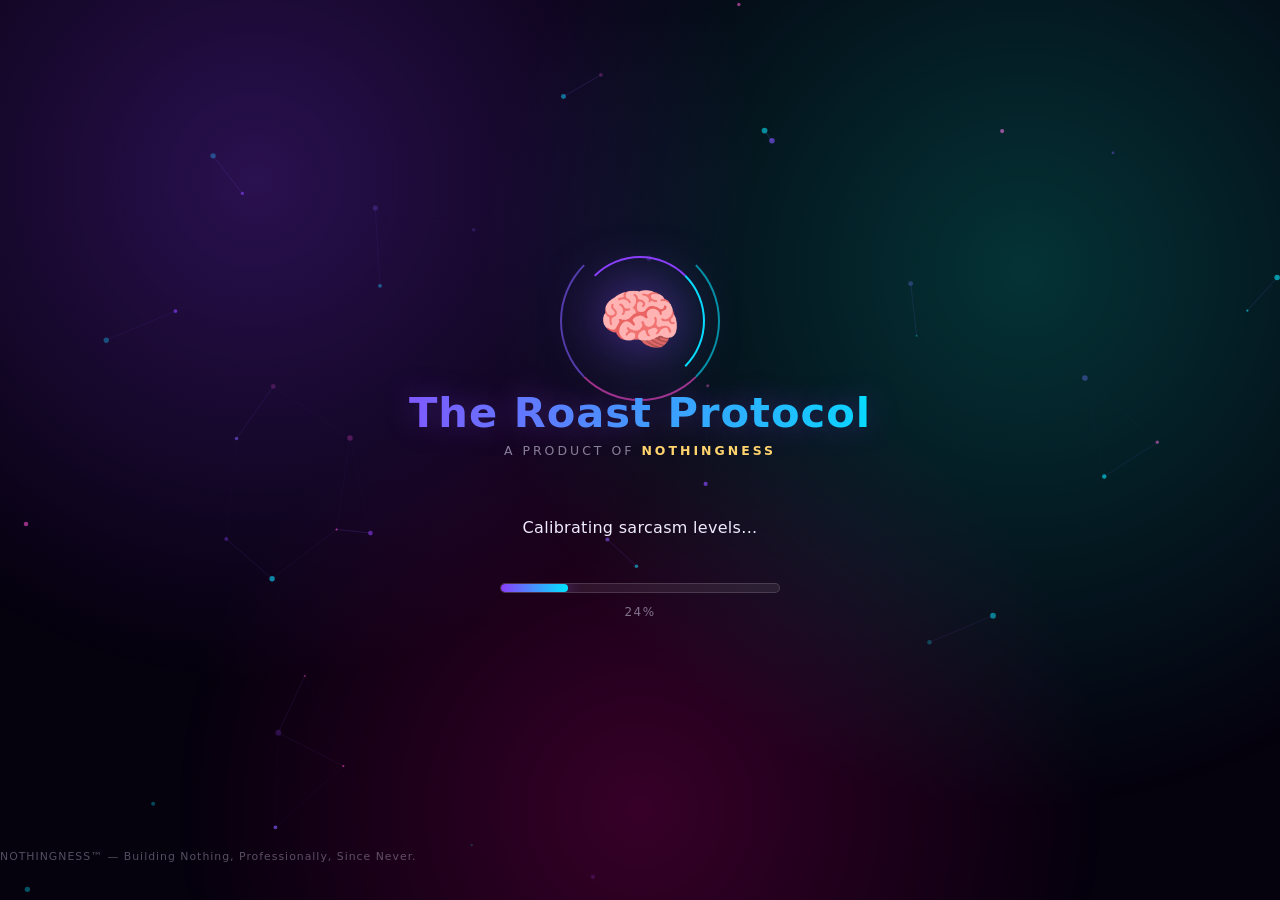
<file: index.html>
<!DOCTYPE html>
<html lang="en">

<head>

<meta charset="UTF-8">
<meta name="viewport" content="width=device-width, initial-scale=1.0">

<title>Brain.exe — Loading</title>

<style>

  * { box-sizing: border-box; }

  html, body {
    margin: 0;
    padding: 0;
    height: 100%;
    overflow: hidden;
    background: #05010d;
    font-family: 'Segoe UI', system-ui, sans-serif;
  }

  #bg-canvas {
    position: fixed;
    top: 0; left: 0;
    width: 100%; height: 100%;
    z-index: 0;
    display: block;
  }

  body::before {
    content: "";
    position: fixed;
    inset: 0;
    z-index: 1;
    pointer-events: none;
    background:
      radial-gradient(circle at 20% 20%, rgba(140, 60, 255, 0.28), transparent 40%),
      radial-gradient(circle at 80% 30%, rgba(0, 255, 220, 0.2), transparent 45%),
      radial-gradient(circle at 50% 90%, rgba(255, 0, 150, 0.2), transparent 45%);
    animation: bgShift 6s ease-in-out infinite alternate;
  }

  @keyframes bgShift {
    0%   { filter: hue-rotate(0deg) brightness(1); }
    100% { filter: hue-rotate(70deg) brightness(1.2); }
  }

  .splash {
    position: relative;
    z-index: 2;
    height: 100vh;
    display: flex;
    flex-direction: column;
    align-items: center;
    justify-content: center;
    text-align: center;
    padding: 0 24px;
  }

  .logo-wrap {
    position: relative;
    margin-bottom: 28px;
  }

  .brain-emoji {
    font-size: 4.2rem;
    display: inline-block;
    animation: brainPulse 1.4s ease-in-out infinite, brainSpin 6s linear infinite;
    filter: drop-shadow(0 0 30px rgba(140, 80, 255, 0.7));
  }

  @keyframes brainPulse {
    0%, 100% { transform: scale(1); }
    50%      { transform: scale(1.15); }
  }

  @keyframes brainSpin {
    0%   { transform: rotate(-4deg) scale(1); }
    50%  { transform: rotate(4deg) scale(1.05); }
    100% { transform: rotate(-4deg) scale(1); }
  }

  .logo-ring {
    position: absolute;
    top: 50%; left: 50%;
    width: 130px; height: 130px;
    margin: -65px 0 0 -65px;
    border-radius: 50%;
    border: 2px solid transparent;
    border-top-color: #8a3ffc;
    border-right-color: #00e5ff;
    animation: spinRing 1.6s linear infinite;
    z-index: -1;
  }

  .logo-ring.ring2 {
    width: 160px; height: 160px;
    margin: -80px 0 0 -80px;
    border-top-color: transparent;
    border-bottom-color: #ff4ecb;
    border-left-color: #7f5cff;
    animation: spinRing 2.4s linear infinite reverse;
    opacity: 0.6;
  }

  @keyframes spinRing {
    to { transform: rotate(360deg); }
  }

  .brand-title {
    font-size: 2.6rem;
    font-weight: 800;
    margin: 0 0 6px;
    letter-spacing: 1px;
    background: linear-gradient(90deg, #7f5cff, #00e5ff, #ff4ecb, #7f5cff);
    background-size: 300% auto;
    -webkit-background-clip: text;
    background-clip: text;
    color: transparent;
    animation: shine 3s linear infinite;
    text-shadow: 0 0 30px rgba(140, 80, 255, 0.35);
  }

  @keyframes shine { to { background-position: 300% center; } }

  .brand-sub {
    font-size: 0.78rem;
    letter-spacing: 3px;
    text-transform: uppercase;
    color: rgba(230, 225, 255, 0.55);
    margin: 0 0 44px;
  }

  .brand-sub span {
    color: #ffd36e;
    font-weight: 700;
  }

  .phrase-box {
    min-height: 2.6em;
    display: flex;
    align-items: center;
    justify-content: center;
    margin-bottom: 30px;
  }

  #phrase {
    font-size: 1rem;
    color: #f0ecff;
    letter-spacing: 0.3px;
    opacity: 0;
    transform: translateY(8px);
    transition: opacity 0.35s ease, transform 0.35s ease;
  }

  #phrase.show {
    opacity: 1;
    transform: translateY(0);
  }

  .progress {
    position: relative;
    width: min(280px, 70vw);
    height: 10px;
    border-radius: 999px;
    background: rgba(255,255,255,0.08);
    border: 1px solid rgba(255,255,255,0.14);
    overflow: hidden;
  }

  #bar {
    height: 100%;
    width: 0%;
    border-radius: 999px;
    background: linear-gradient(90deg, #8a3ffc, #00e5ff, #ff4ecb);
    background-size: 200% 100%;
    animation: barGradient 1.6s linear infinite;
    box-shadow: 0 0 16px rgba(140, 80, 255, 0.7);
    transition: width 0.4s ease;
  }

  @keyframes barGradient {
    0%   { background-position: 0% 0%; }
    100% { background-position: 200% 0%; }
  }

  #percent {
    margin-top: 12px;
    font-size: 0.75rem;
    letter-spacing: 1.5px;
    color: rgba(230, 225, 255, 0.5);
  }

  .footer-tag {
    position: absolute;
    bottom: 26px;
    left: 0;
    right: 0;
    font-size: 0.68rem;
    letter-spacing: 1px;
    color: rgba(230, 225, 255, 0.35);
    z-index: 2;
  }

  @media (max-width: 420px) {
    .brand-title { font-size: 2.1rem; }
    .brain-emoji { font-size: 3.4rem; }
  }

</style>

</head>

<body>

<canvas id="bg-canvas"></canvas>

<div class="splash">

  <div class="logo-wrap">
    <div class="logo-ring"></div>
    <div class="logo-ring ring2"></div>
    <span class="brain-emoji">🧠</span>
  </div>

  <h1 class="brand-title">The Roast Protocol</h1>
  <p class="brand-sub">a product of <span>NOTHINGNESS</span></p>

  <div class="phrase-box">
    <p id="phrase">Initializing...</p>
  </div>

  <div class="progress">
    <div id="bar"></div>
  </div>
  <div id="percent">0%</div>

</div>

<p class="footer-tag">NOTHINGNESS™ — Building Nothing, Professionally, Since Never.</p>

<script>
  (function () {

    /* ---------- particle background, same theme as the rest of the site ---------- */
    var canvas = document.getElementById('bg-canvas');
    var ctx = canvas.getContext('2d');
    var particles = [];
    var count = 45;

    function resize() {
      canvas.width = window.innerWidth;
      canvas.height = window.innerHeight;
    }
    window.addEventListener('resize', resize);
    resize();

    function rand(min, max) { return Math.random() * (max - min) + min; }
    var colors = ['#8a3ffc', '#00e5ff', '#ff4ecb', '#7f5cff'];

    function Particle() {
      this.x = rand(0, canvas.width);
      this.y = rand(0, canvas.height);
      this.r = rand(1, 3);
      this.vx = rand(-0.25, 0.25);
      this.vy = rand(-0.25, 0.25);
      this.color = colors[Math.floor(rand(0, colors.length))];
      this.alpha = rand(0.2, 0.7);
    }

    for (var i = 0; i < count; i++) particles.push(new Particle());

    function draw() {
      ctx.clearRect(0, 0, canvas.width, canvas.height);
      for (var i = 0; i < particles.length; i++) {
        var p = particles[i];
        p.x += p.vx;
        p.y += p.vy;
        if (p.x < 0 || p.x > canvas.width) p.vx *= -1;
        if (p.y < 0 || p.y > canvas.height) p.vy *= -1;
        ctx.beginPath();
        ctx.arc(p.x, p.y, p.r, 0, Math.PI * 2);
        ctx.fillStyle = p.color;
        ctx.globalAlpha = p.alpha;
        ctx.fill();
      }
      ctx.globalAlpha = 1;
      for (var a = 0; a < particles.length; a++) {
        for (var b = a + 1; b < particles.length; b++) {
          var dx = particles[a].x - particles[b].x;
          var dy = particles[a].y - particles[b].y;
          var dist = Math.sqrt(dx * dx + dy * dy);
          if (dist < 110) {
            ctx.beginPath();
            ctx.moveTo(particles[a].x, particles[a].y);
            ctx.lineTo(particles[b].x, particles[b].y);
            ctx.strokeStyle = 'rgba(140, 90, 255, ' + (1 - dist / 110) * 0.25 + ')';
            ctx.lineWidth = 1;
            ctx.stroke();
          }
        }
      }
      requestAnimationFrame(draw);
    }
    draw();

    /* ---------- humorous rotating phrases ---------- */
    var phrases = [
      "Initializing overconfidence module...",
      "Calibrating sarcasm levels...",
      "Downloading intelligence... 2% complete",
      "Asking Google if you're smart...",
      "Bribing neurons to cooperate...",
      "Loading existential dread...",
      "Politely ignoring red flags in your logic...",
      "Consulting a magic 8-ball for accuracy...",
      "Compressing your ego for transport...",
      "Reticulating splines. Yes, really.",
      "Warning: Brain may be mostly decorative...",
      "Summoning IQ points from the void...",
      "Reading your mind. Found: snacks.",
      "Charging sarcasm capacitors to 100%...",
      "Running a background check on your logic...",
      "Preparing gentle emotional damage...",
      "Optimizing for maximum humility...",
      "NOTHINGNESS Inc. thanks you for your patience.",
      "Almost there. Unlike your last relationship.",
      "Finalizing report. Tissues recommended."
    ];

    var phraseEl = document.getElementById('phrase');
    var usedOrder = phrases.slice().sort(function () { return Math.random() - 0.5; });
    var pIndex = 0;

    function showNextPhrase() {
      phraseEl.classList.remove('show');
      setTimeout(function () {
        phraseEl.textContent = usedOrder[pIndex % usedOrder.length];
        pIndex++;
        phraseEl.classList.add('show');
      }, 200);
    }

    showNextPhrase();
    var phraseTimer = setInterval(showNextPhrase, 900);

    /* ---------- progress bar + redirect ---------- */
    var totalDuration = 4700; // ms, lands inside the 4-5s window
    var startTime = Date.now();
    var bar = document.getElementById('bar');
    var percentEl = document.getElementById('percent');

    function tick() {
      var elapsed = Date.now() - startTime;
      var pct = Math.min(100, Math.round((elapsed / totalDuration) * 100));
      bar.style.width = pct + '%';
      percentEl.textContent = pct + '%';

      if (elapsed < totalDuration) {
        requestAnimationFrame(tick);
      } else {
        clearInterval(phraseTimer);
        window.location.href = 'welcome.html';
      }
    }
    tick();

  })();
</script>

</body>

</html>
</file>
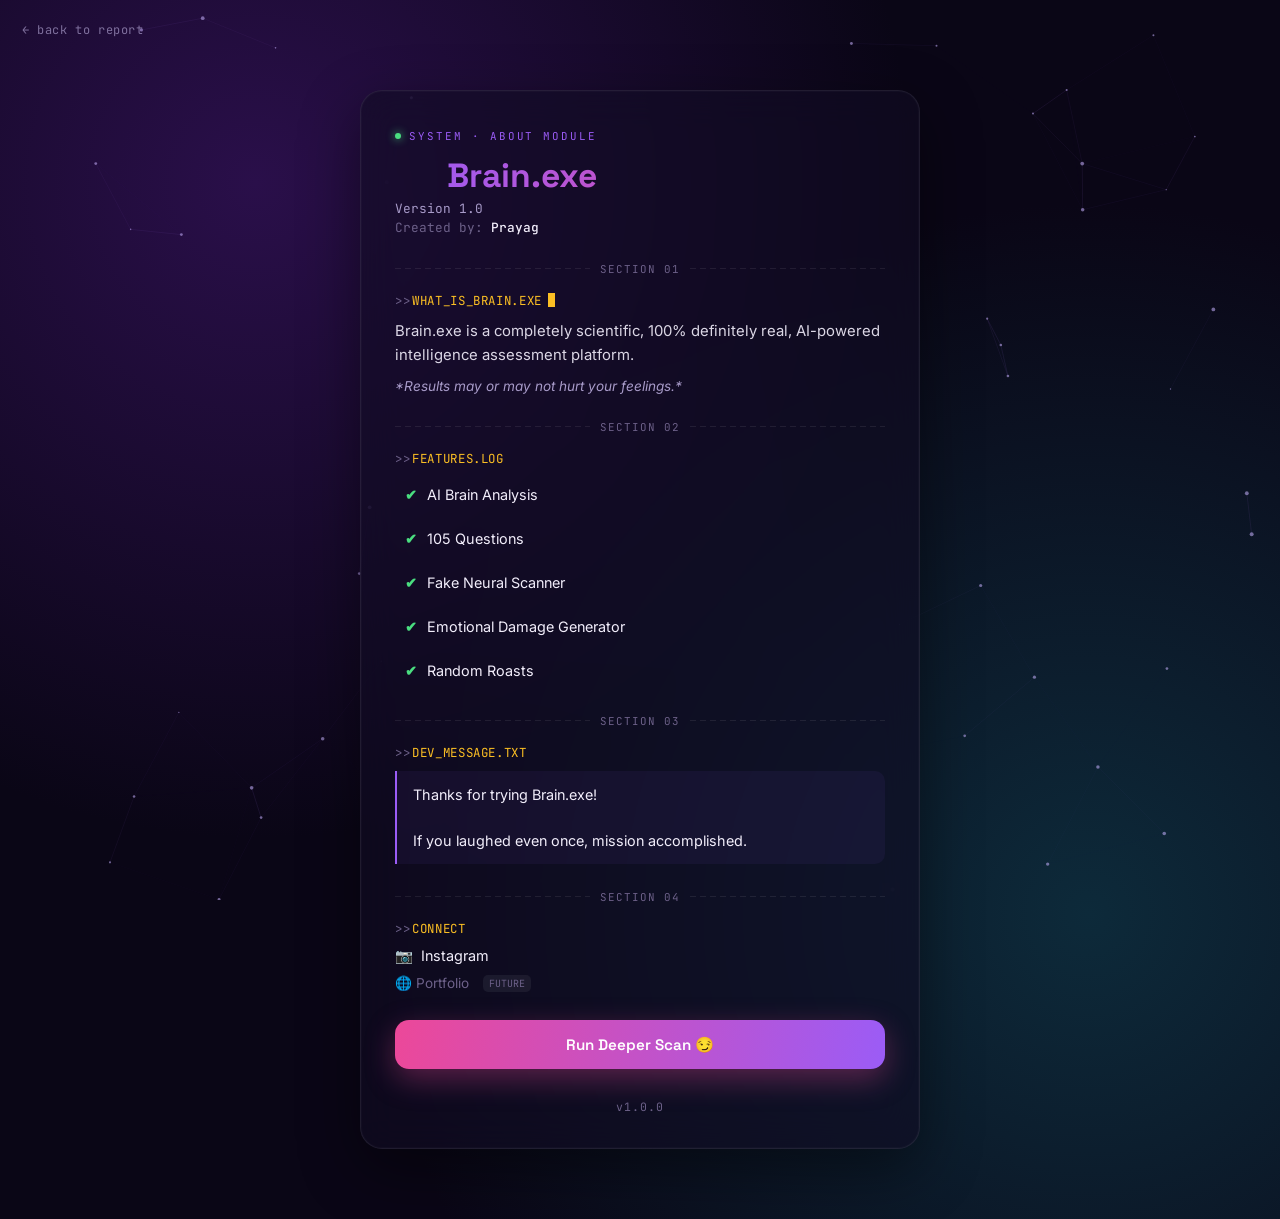
<file: about.html>
<!DOCTYPE html>
<html lang="en">
<head>
<meta charset="UTF-8">
<meta name="viewport" content="width=device-width, initial-scale=1.0">
<title>About · Brain.exe</title>
<link rel="preconnect" href="https://fonts.googleapis.com">
<link href="https://fonts.googleapis.com/css2?family=Space+Grotesk:wght@400;500;600;700&family=Inter:wght@400;500;600&family=JetBrains+Mono:wght@400;500;600&display=swap" rel="stylesheet">
<style>
  :root{
    --bg-deep:#0a0616;
    --bg-glow-a:#2a0f4a;
    --bg-glow-b:#0d2a3a;
    --card-bg:rgba(18,13,36,0.6);
    --card-border:rgba(255,255,255,0.08);
    --accent-purple:#9b5cf6;
    --accent-pink:#ec4899;
    --accent-gold:#fbbf24;
    --text-primary:#f2eefb;
    --text-muted:#a89bc9;
    --text-faint:#6d6189;
    --mono:'JetBrains Mono', monospace;
    --display:'Space Grotesk', sans-serif;
    --body-font:'Inter', sans-serif;
  }

  *{margin:0;padding:0;box-sizing:border-box;}

  html{scroll-behavior:smooth;}

  body{
    min-height:100vh;
    background:
      radial-gradient(circle at 20% 15%, var(--bg-glow-a) 0%, transparent 45%),
      radial-gradient(circle at 85% 75%, var(--bg-glow-b) 0%, transparent 50%),
      var(--bg-deep);
    color:var(--text-primary);
    font-family:var(--body-font);
    overflow-x:hidden;
    position:relative;
  }

  canvas#field{
    position:fixed;
    inset:0;
    width:100%;
    height:100%;
    z-index:0;
    pointer-events:none;
  }

  .backlink{
    position:fixed;
    top:22px;
    left:22px;
    z-index:5;
    font-family:var(--mono);
    font-size:0.75rem;
    letter-spacing:0.05em;
    color:var(--text-muted);
    text-decoration:none;
    display:flex;
    align-items:center;
    gap:6px;
    opacity:0.7;
    transition:opacity .2s ease, transform .2s ease;
  }
  .backlink:hover{opacity:1; transform:translateX(-3px); color:var(--text-primary);}

  main{
    position:relative;
    z-index:2;
    display:flex;
    justify-content:center;
    align-items:flex-start;
    min-height:100vh;
    padding:90px 20px 70px;
  }

  .card{
    width:100%;
    max-width:560px;
    background:var(--card-bg);
    border:1px solid var(--card-border);
    border-radius:22px;
    backdrop-filter:blur(18px);
    -webkit-backdrop-filter:blur(18px);
    padding:38px 34px 34px;
    position:relative;
    overflow:hidden;
    box-shadow:0 20px 60px rgba(0,0,0,0.45), 0 0 0 1px rgba(255,255,255,0.02) inset;
    transition:transform .15s ease-out;
    opacity:0;
    transform:translateY(24px);
    animation:cardIn .7s cubic-bezier(.2,.8,.2,1) forwards .1s;
  }

  @keyframes cardIn{
    to{opacity:1; transform:translateY(0);}
  }

  /* scanning sweep line, signature element */
  .card::after{
    content:'';
    position:absolute;
    left:0; right:0;
    height:120px;
    top:-140px;
    background:linear-gradient(180deg, transparent, rgba(155,92,246,0.18), transparent);
    animation:sweep 6s ease-in-out infinite;
    pointer-events:none;
  }
  @keyframes sweep{
    0%{ top:-140px; }
    50%{ top:100%; }
    100%{ top:100%; }
  }

  .eyebrow{
    font-family:var(--mono);
    font-size:0.68rem;
    letter-spacing:0.18em;
    color:var(--accent-purple);
    text-transform:uppercase;
    display:flex;
    align-items:center;
    gap:8px;
    margin-bottom:14px;
  }
  .eyebrow .dot{
    width:6px;height:6px;border-radius:50%;
    background:#4ade80;
    box-shadow:0 0 8px #4ade80;
    animation:blink 1.6s ease-in-out infinite;
  }
  @keyframes blink{ 50%{opacity:.25;} }

  h1.title{
    font-family:var(--display);
    font-weight:700;
    font-size:2.1rem;
    line-height:1.15;
    background:linear-gradient(100deg, var(--accent-purple), var(--accent-pink));
    -webkit-background-clip:text;
    background-clip:text;
    color:transparent;
    display:flex;
    align-items:center;
    gap:10px;
    margin-bottom:4px;
  }
  h1.title .brain{
    filter:drop-shadow(0 0 14px rgba(155,92,246,.6));
    animation:float 3.4s ease-in-out infinite;
    -webkit-text-fill-color:initial;
  }
  @keyframes float{
    0%,100%{ transform:translateY(0) rotate(-2deg); }
    50%{ transform:translateY(-6px) rotate(2deg); }
  }

  .version-line{
    font-family:var(--mono);
    font-size:0.8rem;
    color:var(--text-muted);
    margin-bottom:2px;
  }

  .creator-line{
    font-family:var(--mono);
    font-size:0.8rem;
    color:var(--text-faint);
    margin-bottom:24px;
  }
  .creator-line span{color:var(--text-primary); font-weight:500;}

  .divider{
    display:flex;
    align-items:center;
    gap:10px;
    margin:26px 0 16px;
    color:var(--text-faint);
    font-family:var(--mono);
    font-size:0.68rem;
    letter-spacing:0.1em;
  }
  .divider::before, .divider::after{
    content:'';
    flex:1;
    height:1px;
    background:repeating-linear-gradient(90deg, var(--card-border) 0 6px, transparent 6px 10px);
  }

  .section-head{
    font-family:var(--mono);
    font-size:0.78rem;
    letter-spacing:0.05em;
    color:var(--accent-gold);
    margin-bottom:10px;
    display:flex;
    align-items:center;
    gap:2px;
  }
  .section-head::before{ content:'>> '; color:var(--text-faint); }
  .cursor{
    display:inline-block;
    width:7px; height:14px;
    background:var(--accent-gold);
    margin-left:4px;
    animation:blink 1s steps(1) infinite;
    vertical-align:middle;
  }

  p.body-text{
    font-size:0.93rem;
    line-height:1.65;
    color:var(--text-primary);
    opacity:0.9;
  }
  p.body-text + p.body-text{ margin-top:10px; }
  .disclaimer{
    font-style:italic;
    color:var(--text-muted);
    font-size:0.85rem;
    margin-top:10px;
  }

  ul.features{
    list-style:none;
    display:flex;
    flex-direction:column;
    gap:9px;
  }
  ul.features li{
    font-size:0.9rem;
    color:var(--text-primary);
    opacity:0;
    transform:translateX(-10px);
    animation:slideIn .5s ease forwards;
    display:flex;
    align-items:center;
    gap:10px;
    padding:8px 10px;
    border-radius:10px;
    transition:background .2s ease, transform .2s ease;
  }
  ul.features li:hover{
    background:rgba(155,92,246,0.08);
    transform:translateX(2px);
  }
  ul.features li .check{
    color:#4ade80;
    font-family:var(--mono);
    font-weight:600;
  }
  ul.features li:nth-child(1){animation-delay:.15s;}
  ul.features li:nth-child(2){animation-delay:.25s;}
  ul.features li:nth-child(3){animation-delay:.35s;}
  ul.features li:nth-child(4){animation-delay:.45s;}
  ul.features li:nth-child(5){animation-delay:.55s;}
  @keyframes slideIn{ to{ opacity:1; transform:translateX(0); } }

  .msg-box{
    border-left:2px solid var(--accent-purple);
    padding:12px 16px;
    background:rgba(155,92,246,0.06);
    border-radius:0 10px 10px 0;
    font-size:0.9rem;
    line-height:1.6;
    color:var(--text-primary);
  }

  .connect-row{
    display:flex;
    flex-direction:column;
    gap:10px;
    font-size:0.9rem;
  }
  .connect-item{
    display:flex;
    align-items:center;
    gap:8px;
    color:var(--text-muted);
  }
  a.text-link{
    color:var(--text-primary);
    text-decoration:none;
    background:none;
    border:none;
    padding:0;
    font:inherit;
    position:relative;
    cursor:pointer;
    transition:color .2s ease;
  }
  a.text-link::after{
    content:'';
    position:absolute;
    left:0; bottom:-2px;
    width:0%;
    height:1px;
    background:linear-gradient(90deg, var(--accent-purple), var(--accent-pink));
    transition:width .25s ease;
  }
  a.text-link:hover{ color:var(--accent-pink); }
  a.text-link:hover::after{ width:100%; }

  .soon{
    color:var(--text-faint);
    font-size:0.85rem;
  }
  .soon-tag{
    font-family:var(--mono);
    font-size:0.62rem;
    background:rgba(255,255,255,0.06);
    padding:2px 6px;
    border-radius:5px;
    margin-left:6px;
    color:var(--text-faint);
  }

  .footer-version{
    text-align:center;
    font-family:var(--mono);
    font-size:0.72rem;
    color:var(--text-faint);
    margin-top:30px;
    letter-spacing:0.08em;
    position:relative;
  }

  .actions{
    display:flex;
    flex-direction:column;
    gap:12px;
    margin-top:28px;
  }

  .btn{
    display:block;
    width:100%;
    text-align:center;
    padding:15px 18px;
    border-radius:14px;
    font-family:var(--display);
    font-weight:600;
    font-size:0.95rem;
    text-decoration:none;
    border:none;
    cursor:pointer;
    position:relative;
    overflow:hidden;
    transition:transform .15s ease, box-shadow .15s ease;
  }
  .btn:active{ transform:scale(0.97); }

  .btn-primary{
    background:linear-gradient(100deg, var(--accent-pink), var(--accent-purple));
    color:#fff;
    box-shadow:0 10px 30px rgba(236,72,153,0.35);
  }
  .btn-primary:hover{
    box-shadow:0 14px 36px rgba(236,72,153,0.5);
    transform:translateY(-2px);
  }

  .ripple{
    position:absolute;
    border-radius:50%;
    background:rgba(255,255,255,0.55);
    transform:scale(0);
    animation:rippleAnim .6s ease-out;
    pointer-events:none;
  }
  @keyframes rippleAnim{
    to{ transform:scale(3); opacity:0; }
  }

  /* hidden easter-egg button, blended into the starfield */
  .ghost-node{
    position:fixed;
    width:16px;
    height:16px;
    border-radius:50%;
    background:transparent;
    z-index:4;
    cursor:default;
    transition:box-shadow .4s ease, background .4s ease;
  }
  .ghost-node:hover{
    background:rgba(251,191,36,0.5);
    box-shadow:0 0 18px 6px rgba(251,191,36,0.55);
    cursor:pointer;
  }

  @media (max-width:480px){
    .card{ padding:30px 22px 26px; border-radius:18px; }
    h1.title{ font-size:1.7rem; }
  }

  @media (prefers-reduced-motion:reduce){
    *{ animation:none !important; transition:none !important; }
  }
</style>
</head>
<body>

<canvas id="field"></canvas>

<a href="result.html" class="backlink">&larr; back to report</a>

<main>
  <div class="card" id="card">

    <div class="eyebrow"><span class="dot"></span> SYSTEM · ABOUT MODULE</div>

    <h1 class="title"><span class="brain">🧠</span> Brain.exe</h1>
    <div class="version-line">Version 1.0</div>
    <div class="creator-line">Created by: <span>Prayag</span></div>

    <div class="divider">SECTION 01</div>
    <div class="section-head">WHAT_IS_BRAIN.EXE<span class="cursor"></span></div>
    <p class="body-text">
      Brain.exe is a completely scientific, 100% definitely real, AI-powered
      intelligence assessment platform.
    </p>
    <p class="disclaimer">*Results may or may not hurt your feelings.*</p>

    <div class="divider">SECTION 02</div>
    <div class="section-head">FEATURES.LOG</div>
    <ul class="features">
      <li><span class="check">✔</span> AI Brain Analysis</li>
      <li><span class="check">✔</span> 105 Questions</li>
      <li><span class="check">✔</span> Fake Neural Scanner</li>
      <li><span class="check">✔</span> Emotional Damage Generator</li>
      <li><span class="check">✔</span> Random Roasts</li>
    </ul>

    <div class="divider">SECTION 03</div>
    <div class="section-head">DEV_MESSAGE.TXT</div>
    <div class="msg-box">
      Thanks for trying Brain.exe!<br><br>
      If you laughed even once, mission accomplished.
    </div>

    <div class="divider">SECTION 04</div>
    <div class="section-head">CONNECT</div>
    <div class="connect-row">
      <div class="connect-item">📷
        <a class="text-link" id="igLink" href="https://www.instagram.com/sirf.safar?igsh=enRtaXh2Y3U1d3Ey" target="_blank" rel="noopener noreferrer">Instagram</a>
      </div>
      <div class="connect-item soon">🌐 Portfolio <span class="soon-tag">FUTURE</span></div>
    </div>

    <div class="actions">
      <a class="btn btn-primary" id="prankBtn" href="prank.html">Run Deeper Scan 😏</a>
    </div>

    <div class="footer-version">v1.0.0</div>
  </div>
</main>

<!-- hidden easter-egg node: blends into the starfield, also leads to prank.html -->
<div class="ghost-node" id="ghostNode" title=""></div>

<script>
  /* ---------- particle field, matches the report screen's constellation bg ---------- */
  const canvas = document.getElementById('field');
  const ctx = canvas.getContext('2d');
  let w, h, particles;
  const PCOUNT = 60;
  const LINK_DIST = 130;
  let mouse = { x: null, y: null };

  function resize(){
    w = canvas.width = window.innerWidth;
    h = canvas.height = window.innerHeight;
  }
  window.addEventListener('resize', resize);
  resize();

  function initParticles(){
    particles = Array.from({length: PCOUNT}, () => ({
      x: Math.random()*w,
      y: Math.random()*h,
      vx: (Math.random()-0.5)*0.25,
      vy: (Math.random()-0.5)*0.25,
      r: Math.random()*1.4+0.6
    }));
  }
  initParticles();

  window.addEventListener('mousemove', e=>{
    mouse.x = e.clientX; mouse.y = e.clientY;
  });
  window.addEventListener('mouseleave', ()=>{ mouse.x=null; mouse.y=null; });

  function step(){
    ctx.clearRect(0,0,w,h);
    for(const p of particles){
      p.x += p.vx; p.y += p.vy;
      if(p.x<0||p.x>w) p.vx*=-1;
      if(p.y<0||p.y>h) p.vy*=-1;

      if(mouse.x!=null){
        const dx=p.x-mouse.x, dy=p.y-mouse.y;
        const d=Math.sqrt(dx*dx+dy*dy);
        if(d<120){ p.x += dx/d*0.6; p.y += dy/d*0.6; }
      }

      ctx.beginPath();
      ctx.arc(p.x,p.y,p.r,0,Math.PI*2);
      ctx.fillStyle='rgba(200,180,255,0.55)';
      ctx.fill();
    }
    for(let i=0;i<PCOUNT;i++){
      for(let j=i+1;j<PCOUNT;j++){
        const a=particles[i], b=particles[j];
        const dx=a.x-b.x, dy=a.y-b.y;
        const dist=Math.sqrt(dx*dx+dy*dy);
        if(dist<LINK_DIST){
          ctx.beginPath();
          ctx.moveTo(a.x,a.y);
          ctx.lineTo(b.x,b.y);
          ctx.strokeStyle=`rgba(155,110,220,${0.14*(1-dist/LINK_DIST)})`;
          ctx.lineWidth=1;
          ctx.stroke();
        }
      }
    }
    requestAnimationFrame(step);
  }
  step();

  /* ---------- card tilt on mouse move ---------- */
  const card = document.getElementById('card');
  card.addEventListener('mousemove', e=>{
    const r = card.getBoundingClientRect();
    const px = (e.clientX - r.left)/r.width - 0.5;
    const py = (e.clientY - r.top)/r.height - 0.5;
    card.style.transform = `rotateX(${-py*3}deg) rotateY(${px*3}deg)`;
  });
  card.addEventListener('mouseleave', ()=>{
    card.style.transform = 'rotateX(0) rotateY(0)';
  });
  card.style.transformStyle = 'preserve-3d';

  /* ---------- ripple on primary button ---------- */
  document.getElementById('prankBtn').addEventListener('click', function(e){
    const btn = this;
    const rect = btn.getBoundingClientRect();
    const ripple = document.createElement('span');
    ripple.className = 'ripple';
    const size = Math.max(rect.width, rect.height);
    ripple.style.width = ripple.style.height = size+'px';
    ripple.style.left = (e.clientX-rect.left-size/2)+'px';
    ripple.style.top = (e.clientY-rect.top-size/2)+'px';
    btn.appendChild(ripple);
    setTimeout(()=>ripple.remove(),600);
  });

  /* ---------- hidden easter-egg node: placed at a quiet spot, invisible until hovered ---------- */
  const ghost = document.getElementById('ghostNode');
  function placeGhost(){
    const x = window.innerWidth * 0.9;
    const y = window.innerHeight * 0.12;
    ghost.style.left = x + 'px';
    ghost.style.top = y + 'px';
  }
  placeGhost();
  window.addEventListener('resize', placeGhost);
  ghost.addEventListener('click', ()=>{ window.location.href = 'prank.html'; });
</script>

</body>
</html>
</file>
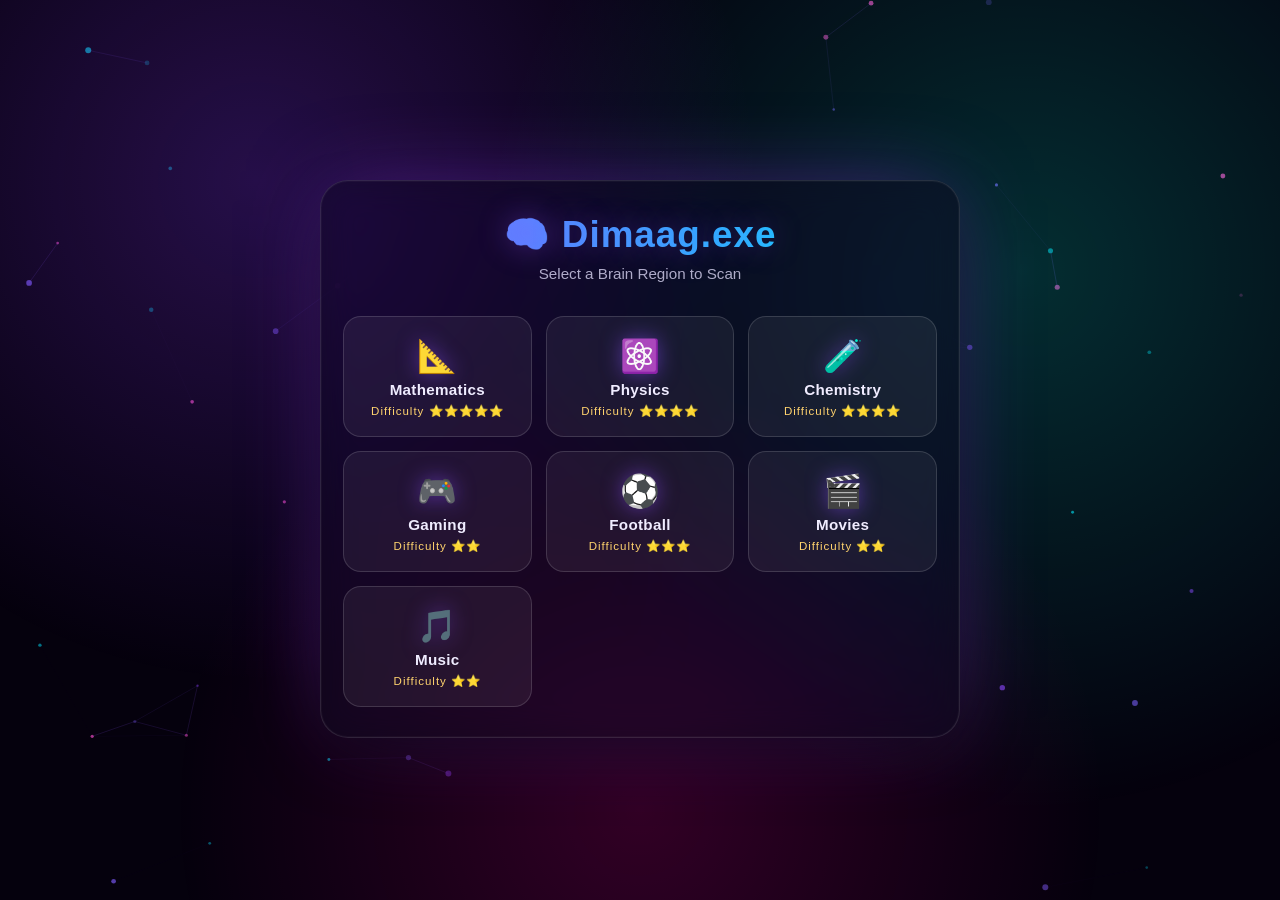
<file: categories.html>
<!DOCTYPE html>
<html lang="en">

<head>

<meta charset="UTF-8">
<meta name="viewport" content="width=device-width, initial-scale=1.0">

<title>Select Category</title>

<link rel="stylesheet" href="style.css">

<style>

  /* ===== EXTREME UI LAYER — matches index.html theme ===== */

  * { box-sizing: border-box; }

  html, body {
    margin: 0;
    padding: 0;
    min-height: 100vh;
    overflow-x: hidden;
    background: #05010d;
    font-family: 'Segoe UI', system-ui, sans-serif;
  }

  #bg-canvas {
    position: fixed;
    top: 0; left: 0;
    width: 100%; height: 100%;
    z-index: 0;
    display: block;
  }

  body::before {
    content: "";
    position: fixed;
    inset: 0;
    z-index: 1;
    pointer-events: none;
    background:
      radial-gradient(circle at 20% 20%, rgba(140, 60, 255, 0.25), transparent 40%),
      radial-gradient(circle at 80% 30%, rgba(0, 255, 220, 0.18), transparent 45%),
      radial-gradient(circle at 50% 90%, rgba(255, 0, 150, 0.18), transparent 45%);
    animation: bgShift 12s ease-in-out infinite alternate;
  }

  @keyframes bgShift {
    0%   { filter: hue-rotate(0deg) brightness(1); }
    100% { filter: hue-rotate(60deg) brightness(1.15); }
  }

  .container {
    position: relative;
    z-index: 2;
    max-width: 640px;
    margin: 6vh auto 4vh;
    padding: 32px 22px 30px;
    border-radius: 28px;
    background: rgba(18, 10, 35, 0.55);
    backdrop-filter: blur(18px) saturate(160%);
    -webkit-backdrop-filter: blur(18px) saturate(160%);
    border: 1px solid rgba(255, 255, 255, 0.12);
    box-shadow:
      0 0 0 1px rgba(255,255,255,0.03) inset,
      0 25px 60px -15px rgba(0,0,0,0.7),
      0 0 90px -20px rgba(150, 60, 255, 0.55);
    text-align: center;
  }

  .container h1 {
    font-size: 2.3rem;
    margin: 0 0 6px;
    letter-spacing: 1px;
    background: linear-gradient(90deg, #7f5cff, #00e5ff, #ff4ecb, #7f5cff);
    background-size: 300% auto;
    -webkit-background-clip: text;
    background-clip: text;
    color: transparent;
    animation: shine 4s linear infinite;
    text-shadow: 0 0 30px rgba(140, 80, 255, 0.35);
  }

  @keyframes shine { to { background-position: 300% center; } }

  .subtitle {
    color: rgba(230, 225, 255, 0.75);
    font-size: 0.95rem;
    margin: 0 0 26px;
  }

  .cards {
    display: grid;
    grid-template-columns: repeat(2, 1fr);
    gap: 14px;
  }

  @media (min-width: 480px) {
    .cards { grid-template-columns: repeat(3, 1fr); }
  }

  .card {
    position: relative;
    padding: 20px 10px 18px;
    border-radius: 18px;
    background: rgba(255,255,255,0.06);
    border: 1px solid rgba(255,255,255,0.14);
    cursor: pointer;
    overflow: hidden;
    opacity: 0;
    transform: translateY(18px) scale(0.94);
    animation: cardIn 0.55s ease forwards;
    transition: transform .18s ease, background .25s ease, box-shadow .25s ease;
  }

  .card:nth-child(1) { animation-delay: 0.05s; }
  .card:nth-child(2) { animation-delay: 0.12s; }
  .card:nth-child(3) { animation-delay: 0.19s; }
  .card:nth-child(4) { animation-delay: 0.26s; }
  .card:nth-child(5) { animation-delay: 0.33s; }
  .card:nth-child(6) { animation-delay: 0.40s; }
  .card:nth-child(7) { animation-delay: 0.47s; }

  @keyframes cardIn {
    to { opacity: 1; transform: translateY(0) scale(1); }
  }

  .card::before {
    content: "";
    position: absolute;
    inset: 0;
    background: linear-gradient(135deg, rgba(138,63,252,0.35), rgba(0,229,255,0.25));
    opacity: 0;
    transition: opacity .25s ease;
  }

  .card:active {
    transform: scale(0.93);
    box-shadow: 0 0 24px rgba(140, 80, 255, 0.55);
  }

  .card:active::before { opacity: 1; }

  .card h2 {
    position: relative;
    font-size: 2rem;
    margin: 0 0 6px;
    filter: drop-shadow(0 0 10px rgba(140,80,255,0.5));
  }

  .card h3 {
    position: relative;
    font-size: 0.95rem;
    margin: 0 0 6px;
    color: #f0ecff;
    letter-spacing: 0.3px;
  }

  .card p {
    position: relative;
    font-size: 0.72rem;
    margin: 0;
    color: #ffd36e;
    letter-spacing: 1px;
  }

  /* ripple dot for tap feedback */
  .card .ripple-dot {
    position: absolute;
    border-radius: 50%;
    background: rgba(255,255,255,0.55);
    transform: scale(0);
    pointer-events: none;
    animation: rippleDot 0.6s ease-out forwards;
  }

  @keyframes rippleDot {
    to { transform: scale(18); opacity: 0; }
  }

</style>

</head>

<body>

<canvas id="bg-canvas"></canvas>

<div class="container">

<h1>🧠 Dimaag.exe</h1>

<p class="subtitle">
Select a Brain Region to Scan
</p>

<div class="cards">

<div class="card" onclick="selectCategory('Mathematics')">

<h2>📐</h2>

<h3>Mathematics</h3>

<p>Difficulty ⭐⭐⭐⭐⭐</p>

</div>

<div class="card" onclick="selectCategory('Physics')">

<h2>⚛️</h2>

<h3>Physics</h3>

<p>Difficulty ⭐⭐⭐⭐</p>

</div>

<div class="card" onclick="selectCategory('Chemistry')">

<h2>🧪</h2>

<h3>Chemistry</h3>

<p>Difficulty ⭐⭐⭐⭐</p>

</div>

<div class="card" onclick="selectCategory('Gaming')">

<h2>🎮</h2>

<h3>Gaming</h3>

<p>Difficulty ⭐⭐</p>

</div>

<div class="card" onclick="selectCategory('Football')">

<h2>⚽</h2>

<h3>Football</h3>

<p>Difficulty ⭐⭐⭐</p>

</div>

<div class="card" onclick="selectCategory('Movies')">

<h2>🎬</h2>

<h3>Movies</h3>

<p>Difficulty ⭐⭐</p>

</div>

<div class="card" onclick="selectCategory('Music')">

<h2>🎵</h2>

<h3>Music</h3>

<p>Difficulty ⭐⭐</p>

</div>

</div>

</div>

<script src="main.js"></script>

<script>
  /* ===== EXTREME UI LAYER — particle background + card tap ripple ===== */
  /* Does not touch selectCategory(), which stays in main.js */

  (function () {
    var canvas = document.getElementById('bg-canvas');
    var ctx = canvas.getContext('2d');
    var particles = [];
    var count = 55;

    function resize() {
      canvas.width = window.innerWidth;
      canvas.height = window.innerHeight;
    }
    window.addEventListener('resize', resize);
    resize();

    function rand(min, max) { return Math.random() * (max - min) + min; }
    var colors = ['#8a3ffc', '#00e5ff', '#ff4ecb', '#7f5cff'];

    function Particle() {
      this.x = rand(0, canvas.width);
      this.y = rand(0, canvas.height);
      this.r = rand(1, 3);
      this.vx = rand(-0.25, 0.25);
      this.vy = rand(-0.25, 0.25);
      this.color = colors[Math.floor(rand(0, colors.length))];
      this.alpha = rand(0.2, 0.7);
    }

    for (var i = 0; i < count; i++) particles.push(new Particle());

    function draw() {
      ctx.clearRect(0, 0, canvas.width, canvas.height);

      for (var i = 0; i < particles.length; i++) {
        var p = particles[i];
        p.x += p.vx;
        p.y += p.vy;
        if (p.x < 0 || p.x > canvas.width) p.vx *= -1;
        if (p.y < 0 || p.y > canvas.height) p.vy *= -1;

        ctx.beginPath();
        ctx.arc(p.x, p.y, p.r, 0, Math.PI * 2);
        ctx.fillStyle = p.color;
        ctx.globalAlpha = p.alpha;
        ctx.fill();
      }
      ctx.globalAlpha = 1;

      for (var a = 0; a < particles.length; a++) {
        for (var b = a + 1; b < particles.length; b++) {
          var dx = particles[a].x - particles[b].x;
          var dy = particles[a].y - particles[b].y;
          var dist = Math.sqrt(dx * dx + dy * dy);
          if (dist < 110) {
            ctx.beginPath();
            ctx.moveTo(particles[a].x, particles[a].y);
            ctx.lineTo(particles[b].x, particles[b].y);
            ctx.strokeStyle = 'rgba(140, 90, 255, ' + (1 - dist / 110) * 0.25 + ')';
            ctx.lineWidth = 1;
            ctx.stroke();
          }
        }
      }
      requestAnimationFrame(draw);
    }
    draw();

    // tap ripple dot on each card, added on top of existing onclick handlers
    var cards = document.querySelectorAll('.card');
    cards.forEach(function (card) {
      card.addEventListener('click', function (e) {
        var rect = card.getBoundingClientRect();
        var dot = document.createElement('span');
        dot.className = 'ripple-dot';
        var size = 14;
        dot.style.width = size + 'px';
        dot.style.height = size + 'px';
        dot.style.left = (e.clientX - rect.left - size / 2) + 'px';
        dot.style.top = (e.clientY - rect.top - size / 2) + 'px';
        card.appendChild(dot);
        setTimeout(function () { dot.remove(); }, 600);
      });
    });
  })();
</script>

</body>

</html>
</file>
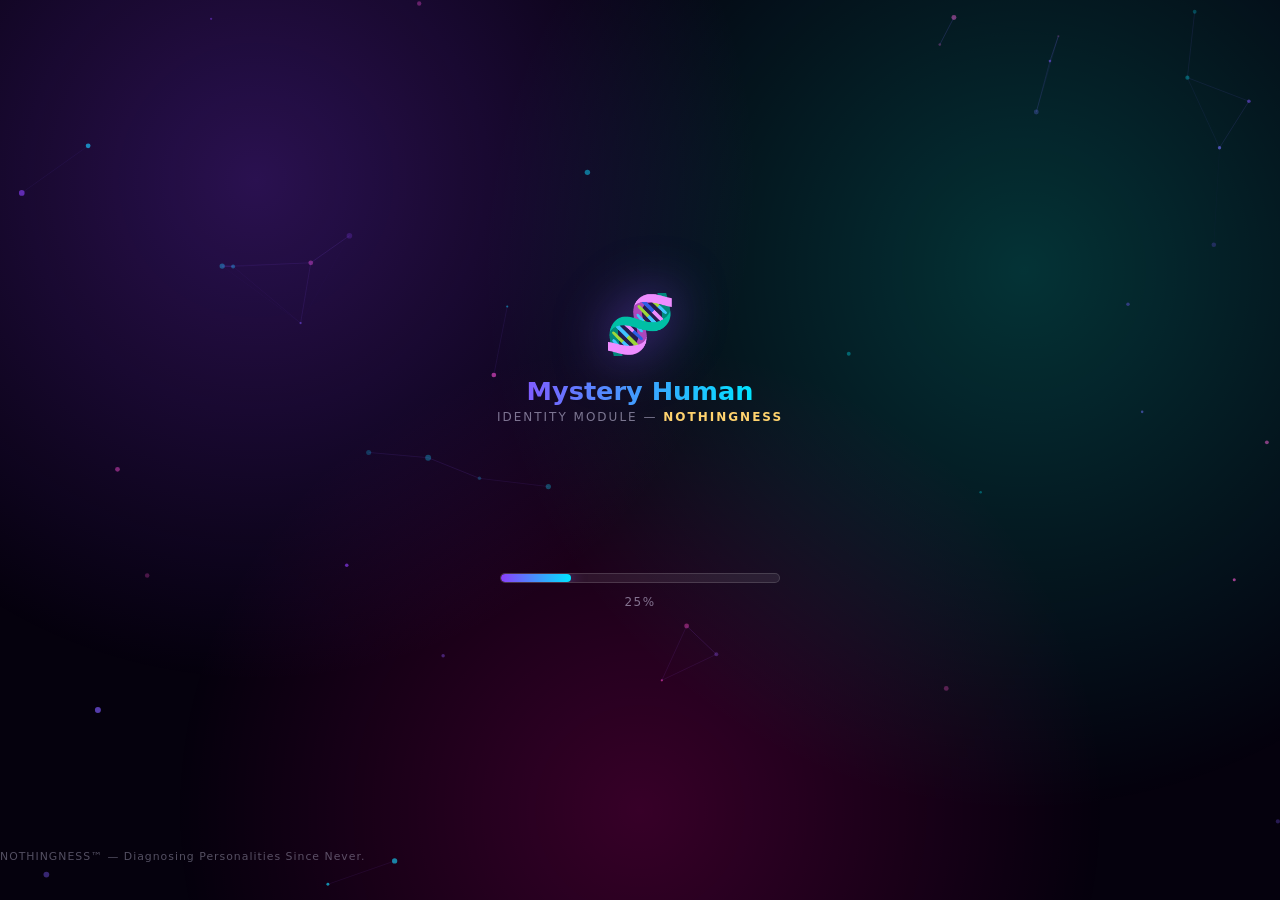
<file: identity.html>
<!DOCTYPE html>
<html lang="en">

<head>

<meta charset="UTF-8">
<meta name="viewport" content="width=device-width, initial-scale=1.0">

<title>Brain.exe — Identity Scan</title>

<style>

  * { box-sizing: border-box; }

  html, body {
    margin: 0;
    padding: 0;
    height: 100%;
    overflow: hidden;
    background: #05010d;
    font-family: 'Segoe UI', system-ui, sans-serif;
  }

  #bg-canvas {
    position: fixed;
    top: 0; left: 0;
    width: 100%; height: 100%;
    z-index: 0;
    display: block;
  }

  body::before {
    content: "";
    position: fixed;
    inset: 0;
    z-index: 1;
    pointer-events: none;
    background:
      radial-gradient(circle at 20% 20%, rgba(140, 60, 255, 0.28), transparent 40%),
      radial-gradient(circle at 80% 30%, rgba(0, 255, 220, 0.2), transparent 45%),
      radial-gradient(circle at 50% 90%, rgba(255, 0, 150, 0.2), transparent 45%);
    animation: bgShift 6s ease-in-out infinite alternate;
  }

  @keyframes bgShift {
    0%   { filter: hue-rotate(0deg) brightness(1); }
    100% { filter: hue-rotate(70deg) brightness(1.2); }
  }

  .splash {
    position: relative;
    z-index: 2;
    height: 100vh;
    display: flex;
    flex-direction: column;
    align-items: center;
    justify-content: center;
    text-align: center;
    padding: 0 24px;
  }

  .scan-icon {
    font-size: 3.6rem;
    margin-bottom: 18px;
    display: inline-block;
    animation: iconPulse 1.3s ease-in-out infinite;
    filter: drop-shadow(0 0 26px rgba(140, 80, 255, 0.65));
  }

  @keyframes iconPulse {
    0%, 100% { transform: scale(1); }
    50%      { transform: scale(1.14) rotate(3deg); }
  }

  .id-name {
    font-size: 1.6rem;
    font-weight: 800;
    margin: 0 0 4px;
    background: linear-gradient(90deg, #7f5cff, #00e5ff, #ff4ecb, #7f5cff);
    background-size: 300% auto;
    -webkit-background-clip: text;
    background-clip: text;
    color: transparent;
    animation: shine 3s linear infinite;
  }

  @keyframes shine { to { background-position: 300% center; } }

  .id-tag {
    font-size: 0.75rem;
    letter-spacing: 2px;
    text-transform: uppercase;
    color: rgba(230, 225, 255, 0.5);
    margin: 0 0 36px;
  }

  .id-tag span {
    color: #ffd36e;
    font-weight: 700;
  }

  .phrase-box {
    min-height: 4.4em;
    display: flex;
    align-items: center;
    justify-content: center;
    margin-bottom: 30px;
    max-width: 380px;
  }

  #phrase {
    font-size: 1.05rem;
    line-height: 1.5;
    color: #f0ecff;
    letter-spacing: 0.2px;
    opacity: 0;
    transform: translateY(8px);
    transition: opacity 0.35s ease, transform 0.35s ease;
  }

  #phrase.show {
    opacity: 1;
    transform: translateY(0);
  }

  .progress {
    position: relative;
    width: min(280px, 70vw);
    height: 10px;
    border-radius: 999px;
    background: rgba(255,255,255,0.08);
    border: 1px solid rgba(255,255,255,0.14);
    overflow: hidden;
  }

  #bar {
    height: 100%;
    width: 0%;
    border-radius: 999px;
    background: linear-gradient(90deg, #8a3ffc, #00e5ff, #ff4ecb);
    background-size: 200% 100%;
    animation: barGradient 1.6s linear infinite;
    box-shadow: 0 0 16px rgba(140, 80, 255, 0.7);
    transition: width 0.4s ease;
  }

  @keyframes barGradient {
    0%   { background-position: 0% 0%; }
    100% { background-position: 200% 0%; }
  }

  #percent {
    margin-top: 12px;
    font-size: 0.75rem;
    letter-spacing: 1.5px;
    color: rgba(230, 225, 255, 0.5);
  }

  .footer-tag {
    position: absolute;
    bottom: 26px;
    left: 0;
    right: 0;
    font-size: 0.68rem;
    letter-spacing: 1px;
    color: rgba(230, 225, 255, 0.35);
    z-index: 2;
  }

  @media (max-width: 420px) {
    .id-name { font-size: 1.4rem; }
    .scan-icon { font-size: 3rem; }
  }

</style>

</head>

<body>

<canvas id="bg-canvas"></canvas>

<div class="splash">

  <span class="scan-icon" id="scanIcon">🧬</span>

  <h1 class="id-name" id="idName">Scanning...</h1>
  <p class="id-tag">identity module — <span>NOTHINGNESS</span></p>

  <div class="phrase-box">
    <p id="phrase">Cross-referencing your vibes...</p>
  </div>

  <div class="progress">
    <div id="bar"></div>
  </div>
  <div id="percent">0%</div>

</div>

<p class="footer-tag">NOTHINGNESS™ — Diagnosing Personalities Since Never.</p>

<script>
  (function () {

    /* ---------- particle background ---------- */
    var canvas = document.getElementById('bg-canvas');
    var ctx = canvas.getContext('2d');
    var particles = [];
    var count = 45;

    function resize() {
      canvas.width = window.innerWidth;
      canvas.height = window.innerHeight;
    }
    window.addEventListener('resize', resize);
    resize();

    function rand(min, max) { return Math.random() * (max - min) + min; }
    var colors = ['#8a3ffc', '#00e5ff', '#ff4ecb', '#7f5cff'];

    function Particle() {
      this.x = rand(0, canvas.width);
      this.y = rand(0, canvas.height);
      this.r = rand(1, 3);
      this.vx = rand(-0.25, 0.25);
      this.vy = rand(-0.25, 0.25);
      this.color = colors[Math.floor(rand(0, colors.length))];
      this.alpha = rand(0.2, 0.7);
    }

    for (var i = 0; i < count; i++) particles.push(new Particle());

    function draw() {
      ctx.clearRect(0, 0, canvas.width, canvas.height);
      for (var i = 0; i < particles.length; i++) {
        var p = particles[i];
        p.x += p.vx;
        p.y += p.vy;
        if (p.x < 0 || p.x > canvas.width) p.vx *= -1;
        if (p.y < 0 || p.y > canvas.height) p.vy *= -1;
        ctx.beginPath();
        ctx.arc(p.x, p.y, p.r, 0, Math.PI * 2);
        ctx.fillStyle = p.color;
        ctx.globalAlpha = p.alpha;
        ctx.fill();
      }
      ctx.globalAlpha = 1;
      for (var a = 0; a < particles.length; a++) {
        for (var b = a + 1; b < particles.length; b++) {
          var dx = particles[a].x - particles[b].x;
          var dy = particles[a].y - particles[b].y;
          var dist = Math.sqrt(dx * dx + dy * dy);
          if (dist < 110) {
            ctx.beginPath();
            ctx.moveTo(particles[a].x, particles[a].y);
            ctx.lineTo(particles[b].x, particles[b].y);
            ctx.strokeStyle = 'rgba(140, 90, 255, ' + (1 - dist / 110) * 0.25 + ')';
            ctx.lineWidth = 1;
            ctx.stroke();
          }
        }
      }
      requestAnimationFrame(draw);
    }
    draw();

    /* ---------- read saved data ---------- */
    var name = '';
    var gender = '';
    try {
      name = localStorage.getItem('brainexe_name') || '';
      gender = localStorage.getItem('brainexe_gender') || '';
    } catch (err) {}

    var displayName = name || 'Mystery Human';
    document.getElementById('idName').textContent = displayName;

    var isDharmendra = name.trim().toLowerCase() === 'dharmendra';

    /* ---------- phrase banks ---------- */
    var dharmendraLines = [
      "Ah, Dharmendra. The legend. The myth. The reason this app added a special case.",
      "Scanning... found 90% charm, 10% actual answers.",
      "Dharmendra detected. Deploying maximum roast protocol.",
      "Confidence: sky-high. Accuracy: still loading.",
      "You didn't pick a gender, the app picked one for you. That's main character behavior.",
      "Legends say he once argued with a calculator and won on charisma alone.",
      "Every group project has a Dharmendra. Every single one.",
      "Brain.exe salutes you. Also, please double-check your homework."
    ];

    var maleRoastLines = [
      "Scanning ego levels... please stand by, this may take a while.",
      "Detected: strong opinions on things never actually researched.",
      "Confidence level: 100%. Accuracy level: still calculating.",
      "Would rather drive in circles for an hour than ask for directions. Confirmed.",
      "Skipped the instructions. Again. Bold strategy.",
      "Diagnosis: allergic to admitting fault. Chronic condition.",
      "Found 14 unread texts and zero regrets about it.",
      "Personality loaded successfully. Humility module: not found."
    ];

    var femaleFlirtLines = [
      "Scanning... error, too much beauty to compute in one pass.",
      "Warning: charm levels dangerously attractive. Proceed with caution.",
      "If being stunning were a crime, you'd be serving a life sentence.",
      "Brain.exe is blushing. This has never happened before.",
      "Your vibe just broke our rating scale. New record set.",
      "Somewhere, a poet just lost their job trying to describe you.",
      "Loading compliments... they all feel inadequate next to you.",
      "You didn't just enter the app, you upgraded it."
    ];

    var transRoastLines = [
      "Scanning... found excellent taste and questionable sleep schedule.",
      "Diagnosis: main character energy, side effects may include sarcasm.",
      "Detected elite-level meme game and mediocre punctuality.",
      "Personality loaded. Warning: too iconic for one screen.",
      "Brain.exe is impressed and mildly intimidated. Rare combo.",
      "Confidence: immaculate. Group chat replies: still pending.",
      "You have the aura of someone who's never once used a turn signal.",
      "Certified chaotic good. Proceed with snacks."
    ];

    var defaultLines = [
      "Scanning identity... some assembly required.",
      "No data found, running on vibes alone.",
      "Personality inconclusive. Charisma: undeniable.",
      "Brain.exe is improvising at this point."
    ];

    var lines;
    if (isDharmendra) {
      lines = dharmendraLines;
    } else if (gender === 'Male') {
      lines = maleRoastLines;
    } else if (gender === 'Female') {
      lines = femaleFlirtLines;
    } else if (gender === 'Transgender') {
      lines = transRoastLines;
    } else {
      lines = defaultLines;
    }

    /* ---------- rotate phrases ---------- */
    var phraseEl = document.getElementById('phrase');
    var order = lines.slice().sort(function () { return Math.random() - 0.5; });
    var idx = 0;

    function showNextPhrase() {
      phraseEl.classList.remove('show');
      setTimeout(function () {
        phraseEl.textContent = order[idx % order.length];
        idx++;
        phraseEl.classList.add('show');
      }, 200);
    }

    showNextPhrase();
    var phraseTimer = setInterval(showNextPhrase, 1050);

    /* ---------- progress bar + redirect ---------- */
    var totalDuration = 4700; // ms
    var startTime = Date.now();
    var bar = document.getElementById('bar');
    var percentEl = document.getElementById('percent');

    function tick() {
      var elapsed = Date.now() - startTime;
      var pct = Math.min(100, Math.round((elapsed / totalDuration) * 100));
      bar.style.width = pct + '%';
      percentEl.textContent = pct + '%';

      if (elapsed < totalDuration) {
        requestAnimationFrame(tick);
      } else {
        clearInterval(phraseTimer);
        window.location.href = 'categories.html';
      }
    }
    tick();

  })();
</script>

</body>

</html>
</file>
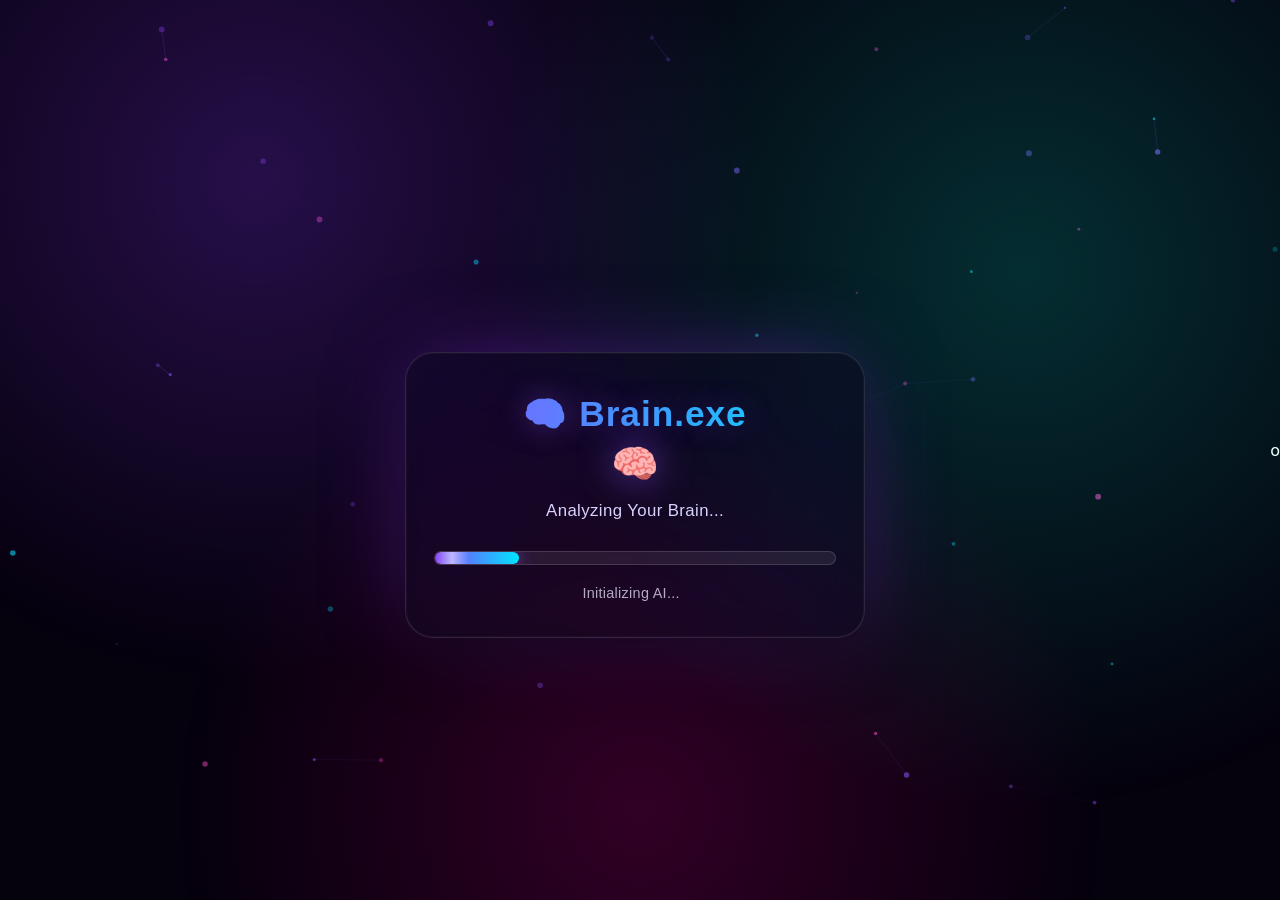
<file: loading.html>
<!DOCTYPE html>
<html lang="en">

<head>

<meta charset="UTF-8">

<meta name="viewport"
content="width=device-width, initial-scale=1.0">

<title>Analyzing...</title>

<link rel="stylesheet"
href="style.css">

<style>

  /* ===== EXTREME UI LAYER — matches the rest of Brain.exe ===== */

  * { box-sizing: border-box; }

  html, body {
    margin: 0;
    padding: 0;
    min-height: 100vh;
    overflow-x: hidden;
    background: #05010d;
    font-family: 'Segoe UI', system-ui, sans-serif;
  }

  #bg-canvas {
    position: fixed;
    top: 0; left: 0;
    width: 100%; height: 100%;
    z-index: 0;
    display: block;
  }

  body::before {
    content: "";
    position: fixed;
    inset: 0;
    z-index: 1;
    pointer-events: none;
    background:
      radial-gradient(circle at 20% 20%, rgba(140, 60, 255, 0.25), transparent 40%),
      radial-gradient(circle at 80% 30%, rgba(0, 255, 220, 0.18), transparent 45%),
      radial-gradient(circle at 50% 90%, rgba(255, 0, 150, 0.18), transparent 45%);
    animation: bgShift 12s ease-in-out infinite alternate;
  }

  @keyframes bgShift {
    0%   { filter: hue-rotate(0deg) brightness(1); }
    100% { filter: hue-rotate(60deg) brightness(1.15); }
  }

  .container {
    position: relative;
    z-index: 2;
    max-width: 460px;
    margin: 14vh auto 4vh;
    padding: 40px 28px 34px;
    border-radius: 28px;
    background: rgba(18, 10, 35, 0.55);
    backdrop-filter: blur(18px) saturate(160%);
    -webkit-backdrop-filter: blur(18px) saturate(160%);
    border: 1px solid rgba(255, 255, 255, 0.12);
    box-shadow:
      0 0 0 1px rgba(255,255,255,0.03) inset,
      0 25px 60px -15px rgba(0,0,0,0.7),
      0 0 90px -20px rgba(150, 60, 255, 0.55);
    text-align: center;
  }

  .container h1 {
    font-size: 2.2rem;
    margin: 0 0 6px;
    letter-spacing: 1px;
    background: linear-gradient(90deg, #7f5cff, #00e5ff, #ff4ecb, #7f5cff);
    background-size: 300% auto;
    -webkit-background-clip: text;
    background-clip: text;
    color: transparent;
    animation: shine 4s linear infinite;
    text-shadow: 0 0 30px rgba(140, 80, 255, 0.35);
  }

  @keyframes shine { to { background-position: 300% center; } }

  .container h2 {
    font-size: 1.05rem;
    font-weight: 500;
    margin: 0 0 30px;
    color: #d9d3ff;
    letter-spacing: 0.4px;
  }

  /* pulsing brain-scan ring, purely decorative */
  .container h2::before {
    content: "🧠";
    display: block;
    font-size: 2.4rem;
    margin-bottom: 14px;
    animation: pulseBrain 1.6s ease-in-out infinite;
    filter: drop-shadow(0 0 18px rgba(140,80,255,0.6));
  }

  @keyframes pulseBrain {
    0%, 100% { transform: scale(1); opacity: 0.9; }
    50%      { transform: scale(1.12); opacity: 1; }
  }

  .progress {
    position: relative;
    width: 100%;
    height: 14px;
    border-radius: 999px;
    background: rgba(255,255,255,0.08);
    border: 1px solid rgba(255,255,255,0.14);
    overflow: hidden;
    margin-bottom: 20px;
  }

  #bar {
    height: 100%;
    width: 0%;
    border-radius: 999px;
    background: linear-gradient(90deg, #8a3ffc, #00e5ff, #ff4ecb);
    background-size: 200% 100%;
    animation: barGradient 2s linear infinite;
    box-shadow: 0 0 16px rgba(140, 80, 255, 0.7);
    transition: width 0.35s ease;
    position: relative;
  }

  @keyframes barGradient {
    0%   { background-position: 0% 0%; }
    100% { background-position: 200% 0%; }
  }

  /* sweeping shimmer across the bar */
  #bar::after {
    content: "";
    position: absolute;
    top: 0; left: 0;
    height: 100%; width: 40%;
    background: linear-gradient(90deg, transparent, rgba(255,255,255,0.55), transparent);
    animation: shimmer 1.1s linear infinite;
  }

  @keyframes shimmer {
    0%   { transform: translateX(-100%); }
    100% { transform: translateX(350%); }
  }

  #status {
    font-size: 0.9rem;
    color: rgba(230, 225, 255, 0.75);
    letter-spacing: 0.3px;
    min-height: 1.3em;
  }

  #status::after {
    content: "";
    display: inline-block;
    width: 1ch;
    animation: dots 1.2s steps(4, end) infinite;
  }

  @keyframes dots {
    0%   { content: ""; }
    25%  { content: "."; }
    50%  { content: ".."; }
    75%  { content: "..."; }
    100% { content: ""; }
  }

  @media (max-width: 420px) {
    .container { margin: 10vh 16px; padding: 32px 22px 26px; border-radius: 22px; }
    .container h1 { font-size: 1.9rem; }
  }

</style>

</head>

<body>

<canvas id="bg-canvas"></canvas>

<div class="container">

<h1>🧠 Brain.exe</h1>

<h2>Analyzing Your Brain...</h2>

<div class="progress">

<div id="bar"></div>

</div>

<p id="status">
Initializing AI...
</p>

</div>

<script src="loading.js"></script>

<script>
  /* ===== EXTREME UI LAYER — particle background only ===== */
  /* Does not touch loading.js, which still controls #bar width and #status text */

  (function () {
    var canvas = document.getElementById('bg-canvas');
    var ctx = canvas.getContext('2d');
    var particles = [];
    var count = 45;

    function resize() {
      canvas.width = window.innerWidth;
      canvas.height = window.innerHeight;
    }
    window.addEventListener('resize', resize);
    resize();

    function rand(min, max) { return Math.random() * (max - min) + min; }
    var colors = ['#8a3ffc', '#00e5ff', '#ff4ecb', '#7f5cff'];

    function Particle() {
      this.x = rand(0, canvas.width);
      this.y = rand(0, canvas.height);
      this.r = rand(1, 3);
      this.vx = rand(-0.2, 0.2);
      this.vy = rand(-0.2, 0.2);
      this.color = colors[Math.floor(rand(0, colors.length))];
      this.alpha = rand(0.2, 0.6);
    }

    for (var i = 0; i < count; i++) particles.push(new Particle());

    function draw() {
      ctx.clearRect(0, 0, canvas.width, canvas.height);
      for (var i = 0; i < particles.length; i++) {
        var p = particles[i];
        p.x += p.vx;
        p.y += p.vy;
        if (p.x < 0 || p.x > canvas.width) p.vx *= -1;
        if (p.y < 0 || p.y > canvas.height) p.vy *= -1;
        ctx.beginPath();
        ctx.arc(p.x, p.y, p.r, 0, Math.PI * 2);
        ctx.fillStyle = p.color;
        ctx.globalAlpha = p.alpha;
        ctx.fill();
      }
      ctx.globalAlpha = 1;
      for (var a = 0; a < particles.length; a++) {
        for (var b = a + 1; b < particles.length; b++) {
          var dx = particles[a].x - particles[b].x;
          var dy = particles[a].y - particles[b].y;
          var dist = Math.sqrt(dx * dx + dy * dy);
          if (dist < 100) {
            ctx.beginPath();
            ctx.moveTo(particles[a].x, particles[a].y);
            ctx.lineTo(particles[b].x, particles[b].y);
            ctx.strokeStyle = 'rgba(140, 90, 255, ' + (1 - dist / 100) * 0.22 + ')';
            ctx.lineWidth = 1;
            ctx.stroke();
          }
        }
      }
      requestAnimationFrame(draw);
    }
    draw();
  })();
</script>

</body>

</html>
o
</file>
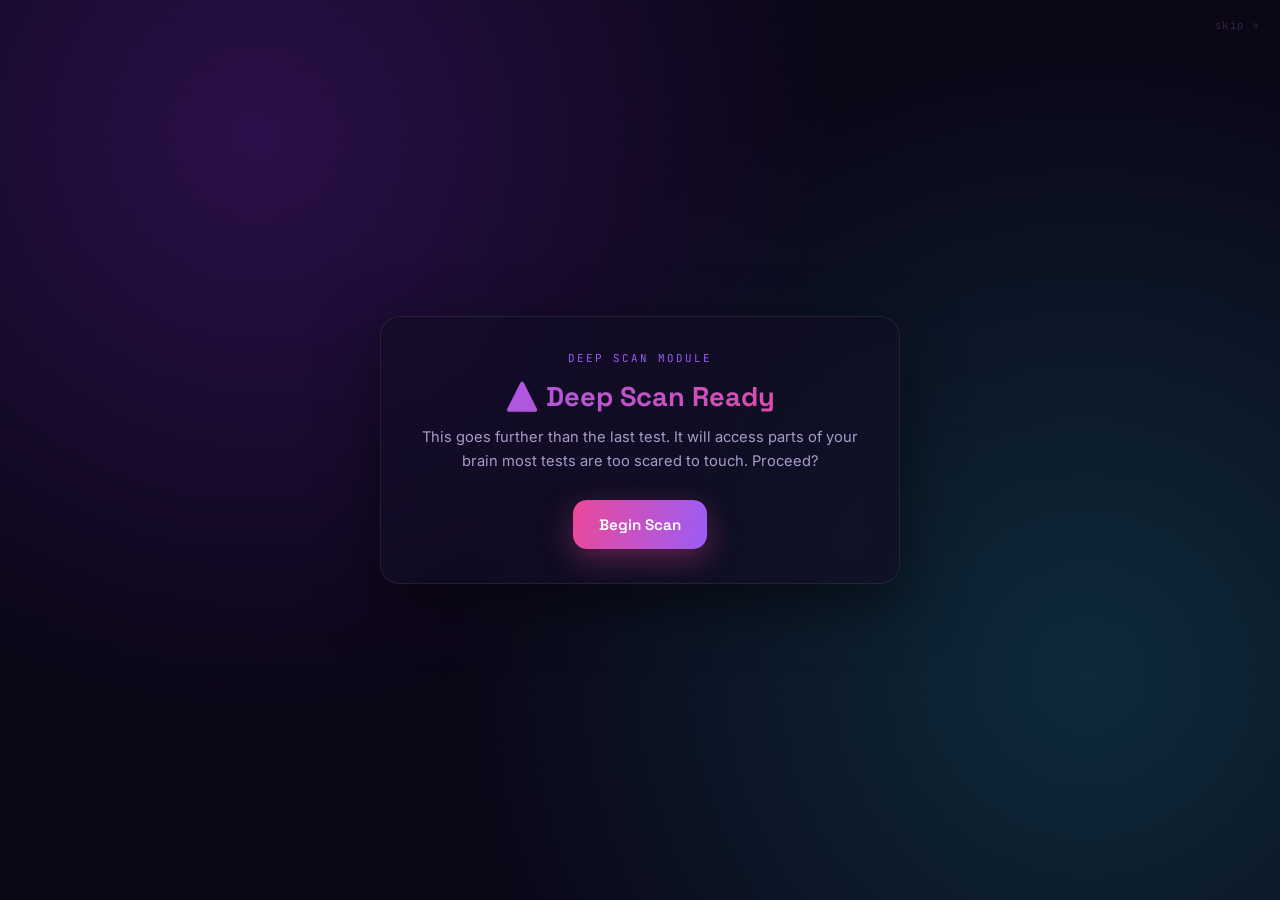
<file: prank.html>
<!DOCTYPE html>
<html lang="en">
<head>
<meta charset="UTF-8">
<meta name="viewport" content="width=device-width, initial-scale=1.0">
<title>Deep Scan · Brain.exe</title>
<link rel="preconnect" href="https://fonts.googleapis.com">
<link href="https://fonts.googleapis.com/css2?family=Space+Grotesk:wght@400;500;600;700&family=Inter:wght@400;500;600&family=JetBrains+Mono:wght@400;500;600&display=swap" rel="stylesheet">
<style>
  :root{
    --bg-deep:#0a0616;
    --bg-glow-a:#2a0f4a;
    --bg-glow-b:#0d2a3a;
    --card-bg:rgba(18,13,36,0.65);
    --card-border:rgba(255,255,255,0.08);
    --accent-purple:#9b5cf6;
    --accent-pink:#ec4899;
    --accent-gold:#fbbf24;
    --accent-red:#ff3b3b;
    --accent-green:#4ade80;
    --text-primary:#f2eefb;
    --text-muted:#a89bc9;
    --text-faint:#6d6189;
    --mono:'JetBrains Mono', monospace;
    --display:'Space Grotesk', sans-serif;
    --body-font:'Inter', sans-serif;
  }
  *{margin:0;padding:0;box-sizing:border-box;}
  html,body{height:100%;}
  body{
    min-height:100vh;
    background:
      radial-gradient(circle at 20% 15%, var(--bg-glow-a) 0%, transparent 45%),
      radial-gradient(circle at 85% 75%, var(--bg-glow-b) 0%, transparent 50%),
      var(--bg-deep);
    color:var(--text-primary);
    font-family:var(--body-font);
    overflow:hidden;
    position:relative;
  }

  /* CRT scanline overlay, always present, subtle */
  .scanlines{
    position:fixed; inset:0; z-index:50; pointer-events:none;
    background:repeating-linear-gradient(180deg, rgba(255,255,255,0.025) 0px, transparent 1px, transparent 3px);
    mix-blend-mode:overlay;
  }

  .stage{
    position:relative;
    min-height:100vh;
    display:flex;
    align-items:center;
    justify-content:center;
    padding:24px;
  }

  .phase-screen{
    position:absolute;
    inset:0;
    display:none;
    align-items:center;
    justify-content:center;
    padding:24px;
  }
  .phase-screen.active{ display:flex; }

  .mini-card, .term-card, .reveal-card{
    width:100%;
    max-width:520px;
    background:var(--card-bg);
    border:1px solid var(--card-border);
    border-radius:20px;
    backdrop-filter:blur(16px);
    -webkit-backdrop-filter:blur(16px);
    padding:34px 30px;
    box-shadow:0 20px 60px rgba(0,0,0,0.5);
    text-align:center;
  }

  .eyebrow{
    font-family:var(--mono);
    font-size:0.68rem;
    letter-spacing:0.18em;
    color:var(--accent-purple);
    text-transform:uppercase;
    margin-bottom:14px;
  }

  h1{
    font-family:var(--display);
    font-weight:700;
    font-size:1.7rem;
    margin-bottom:12px;
    background:linear-gradient(100deg, var(--accent-purple), var(--accent-pink));
    -webkit-background-clip:text; background-clip:text; color:transparent;
  }

  p.desc{
    font-size:0.92rem;
    color:var(--text-muted);
    line-height:1.6;
    margin-bottom:26px;
  }

  .btn{
    display:inline-block;
    padding:15px 26px;
    border-radius:14px;
    font-family:var(--display);
    font-weight:600;
    font-size:0.95rem;
    border:none;
    cursor:pointer;
    text-decoration:none;
    color:#fff;
    background:linear-gradient(100deg, var(--accent-pink), var(--accent-purple));
    box-shadow:0 10px 30px rgba(236,72,153,0.35);
    transition:transform .15s ease, box-shadow .15s ease;
  }
  .btn:hover{ transform:translateY(-2px); box-shadow:0 14px 36px rgba(236,72,153,0.5); }
  .btn:active{ transform:scale(.96); }

  /* ---------- terminal phase ---------- */
  .term-card{ text-align:left; }
  .term-head{
    display:flex; align-items:center; gap:8px;
    font-family:var(--mono); font-size:0.7rem; color:var(--text-faint);
    margin-bottom:16px; letter-spacing:0.05em;
  }
  .term-head .dot{ width:8px;height:8px;border-radius:50%; }
  .dot.r{background:#ff5f56;} .dot.y{background:#ffbd2e;} .dot.g{background:#27c93f;}

  #termLines{
    font-family:var(--mono);
    font-size:0.82rem;
    line-height:1.9;
    min-height:180px;
    color:var(--accent-green);
  }
  #termLines .line{ opacity:0; animation:fadeLine .2s forwards; }
  @keyframes fadeLine{ to{opacity:1;} }
  .caret{ display:inline-block; width:7px; height:13px; background:var(--accent-green); vertical-align:middle; animation:blink 1s steps(1) infinite; }
  @keyframes blink{ 50%{opacity:0;} }

  .progress-wrap{ margin-top:20px; }
  .progress-label{
    display:flex; justify-content:space-between;
    font-family:var(--mono); font-size:0.7rem; color:var(--text-muted); margin-bottom:6px;
  }
  .progress-track{
    height:8px; border-radius:6px; background:rgba(255,255,255,0.08); overflow:hidden;
  }
  .progress-fill{
    height:100%; width:0%; border-radius:6px;
    background:linear-gradient(90deg, var(--accent-purple), var(--accent-pink));
    transition:width .3s ease;
  }
  .stall-text{
    font-family:var(--mono); font-size:0.7rem; color:var(--accent-gold);
    margin-top:10px; opacity:0; height:14px;
  }

  /* ---------- glitch / critical error phase ---------- */
  #glitchPhase{ background:transparent; }
  .glitch-text{
    font-family:var(--display);
    font-weight:700;
    font-size:2.1rem;
    color:var(--accent-red);
    text-align:center;
    text-shadow:2px 0 #00eaff, -2px 0 #ff00c8;
    animation:glitchJitter .12s infinite;
    letter-spacing:0.02em;
  }
  .glitch-sub{
    font-family:var(--mono); font-size:0.8rem; color:var(--text-primary);
    text-align:center; margin-top:14px; opacity:0.85;
  }
  @keyframes glitchJitter{
    0%{ transform:translate(0,0) skewX(0deg); }
    20%{ transform:translate(-3px,2px) skewX(2deg); }
    40%{ transform:translate(3px,-2px) skewX(-2deg); }
    60%{ transform:translate(-2px,-1px) skewX(1deg); }
    80%{ transform:translate(2px,1px) skewX(-1deg); }
    100%{ transform:translate(0,0) skewX(0deg); }
  }
  .red-flash{
    position:fixed; inset:0; background:rgba(255,20,20,0.18); z-index:40;
    pointer-events:none; opacity:0; animation:flashPulse .35s infinite;
  }
  @keyframes flashPulse{ 0%,100%{opacity:0;} 50%{opacity:1;} }

  body.shake{ animation:shakeAnim .25s infinite; }
  @keyframes shakeAnim{
    0%{ transform:translate(0,0); }
    25%{ transform:translate(-6px,4px); }
    50%{ transform:translate(6px,-4px); }
    75%{ transform:translate(-4px,-6px); }
    100%{ transform:translate(4px,6px); }
  }
  body.shake-hard{ animation:shakeHard .12s infinite; }
  @keyframes shakeHard{
    0%{ transform:translate(0,0) rotate(0deg); }
    25%{ transform:translate(-10px,6px) rotate(-1deg); }
    50%{ transform:translate(10px,-6px) rotate(1deg); }
    75%{ transform:translate(-8px,-8px) rotate(-1deg); }
    100%{ transform:translate(8px,8px) rotate(1deg); }
  }

  /* ---------- countdown phase ---------- */
  #countdownPhase .cd-label{
    font-family:var(--mono); font-size:0.75rem; letter-spacing:0.15em;
    color:var(--accent-red); text-align:center; margin-bottom:18px;
  }
  #countdownNum{
    font-family:var(--display); font-weight:700; font-size:6.5rem;
    color:var(--accent-red); text-align:center;
    text-shadow:0 0 30px rgba(255,59,59,0.7);
    animation:pulseNum .5s ease-in-out infinite;
  }
  @keyframes pulseNum{ 0%,100%{transform:scale(1);} 50%{transform:scale(1.15);} }

  .blackout{
    position:fixed; inset:0; background:#000; z-index:60;
    opacity:0; pointer-events:none; transition:opacity .15s ease;
  }
  .blackout.on{ opacity:1; pointer-events:all; }

  .flip-wrap{ transition:transform .35s ease; }
  .flip-wrap.flipped{ transform:rotate(180deg); }

  /* ---------- reveal phase ---------- */
  .reveal-card h1{ font-size:1.9rem; }
  .runaway-wrap{
    position:relative;
    height:70px;
    margin:22px 0 8px;
  }
  #continueBtn{
    position:absolute;
    transition:left .25s ease, top .25s ease;
  }
  .secondary-actions{
    display:flex; flex-direction:column; gap:10px; margin-top:16px;
  }
  .btn-ghost{
    background:rgba(255,255,255,0.06);
    color:var(--text-primary);
    border:1px solid var(--card-border);
    box-shadow:none;
    font-size:0.85rem;
    padding:12px 18px;
  }
  .btn-ghost:hover{ background:rgba(255,255,255,0.1); box-shadow:none; }

  .roast-box{
    margin-top:18px;
    border-left:2px solid var(--accent-gold);
    background:rgba(251,191,36,0.06);
    border-radius:0 10px 10px 0;
    padding:12px 14px;
    font-family:var(--mono);
    font-size:0.82rem;
    text-align:left;
    min-height:44px;
    color:var(--text-primary);
  }

  .skip{
    position:fixed; top:18px; right:20px; z-index:70;
    font-family:var(--mono); font-size:0.68rem; color:var(--text-faint);
    opacity:0.35; text-decoration:none; letter-spacing:0.05em;
    transition:opacity .2s ease;
  }
  .skip:hover{ opacity:0.9; }

  .confetti-piece{
    position:fixed; top:-20px; width:8px; height:14px; z-index:55;
    pointer-events:none;
    animation:fall linear forwards;
  }
  @keyframes fall{
    to{ transform:translateY(110vh) rotate(540deg); opacity:0.9; }
  }

  @media (max-width:480px){
    .mini-card,.term-card,.reveal-card{ padding:26px 20px; }
    #countdownNum{ font-size:5rem; }
    h1{ font-size:1.4rem; }
  }

  @media (prefers-reduced-motion:reduce){
    *{ animation:none !important; transition:none !important; }
    body.shake, body.shake-hard{ animation:none !important; }
  }
</style>
</head>
<body>

<div class="scanlines"></div>
<a href="about.html" class="skip" id="skipLink">skip »</a>
<div class="red-flash" id="redFlash"></div>
<div class="blackout" id="blackout"></div>

<div class="stage">
  <div class="flip-wrap" id="flipWrap">

    <!-- Phase 0: start -->
    <div class="phase-screen active" id="startPhase">
      <div class="mini-card">
        <div class="eyebrow">DEEP SCAN MODULE</div>
        <h1>⚠️ Deep Scan Ready</h1>
        <p class="desc">This goes further than the last test. It will access parts of your brain most tests are too scared to touch. Proceed?</p>
        <button class="btn" id="beginBtn">Begin Scan</button>
      </div>
    </div>

    <!-- Phase 1: terminal -->
    <div class="phase-screen" id="termPhase">
      <div class="term-card">
        <div class="term-head">
          <span class="dot r"></span><span class="dot y"></span><span class="dot g"></span>
          deep_scan.exe — running
        </div>
        <div id="termLines"></div>
        <div class="progress-wrap">
          <div class="progress-label"><span>PROGRESS</span><span id="progressPct">0%</span></div>
          <div class="progress-track"><div class="progress-fill" id="progressFill"></div></div>
          <div class="stall-text" id="stallText">...still working, please don't close this...</div>
        </div>
      </div>
    </div>

    <!-- Phase 2: glitch / critical error -->
    <div class="phase-screen" id="glitchPhase">
      <div>
        <div class="glitch-text">CRITICAL ERROR</div>
        <div class="glitch-sub" id="glitchSub">BRAIN.EXE HAS STOPPED RESPONDING</div>
      </div>
    </div>

    <!-- Phase 3: countdown -->
    <div class="phase-screen" id="countdownPhase">
      <div>
        <div class="cd-label">SELF-DESTRUCT INITIATED</div>
        <div id="countdownNum">5</div>
      </div>
    </div>

    <!-- Phase 4: reveal -->
    <div class="phase-screen" id="revealPhase">
      <div class="reveal-card">
        <div class="eyebrow">SCAN COMPLETE</div>
        <h1>😂 GOTCHA!</h1>
        <p class="desc">Relax. Nothing was deleted, nothing was destroyed, and your IQ file is still safe (ish). This was Brain.exe doing what it does best.</p>

        <div class="runaway-wrap">
          <button class="btn" id="continueBtn">Continue</button>
        </div>

        <div class="roast-box" id="roastBox">Brain.exe: "..."</div>

        <div class="secondary-actions">
          <button class="btn btn-ghost" id="roastBtn">🔁 Roast Me Again</button>
          <a class="btn btn-ghost" id="diagLink" href="#" target="_blank" rel="noopener noreferrer">🎥 View Full Diagnostic</a>
          <a class="btn btn-ghost" href="about.html">🏠 Back to About</a>
        </div>
      </div>
    </div>

  </div>
</div>

<script>
  /* ---------------- helpers ---------------- */
  const $ = id => document.getElementById(id);
  function showPhase(id){
    document.querySelectorAll('.phase-screen').forEach(p => p.classList.remove('active'));
    $(id).classList.add('active');
  }
  function wait(ms){ return new Promise(r => setTimeout(r, ms)); }
  function vibrate(pattern){ if(navigator.vibrate){ navigator.vibrate(pattern); } }

  /* ---------------- alarm sound (Web Audio, no files needed) ---------------- */
  let audioCtx;
  let sirenInterval;
  function startSiren(){
    try{
      audioCtx = new (window.AudioContext || window.webkitAudioContext)();
      const osc = audioCtx.createOscillator();
      const gain = audioCtx.createGain();
      osc.type = 'sawtooth';
      gain.gain.value = 0.05;
      osc.connect(gain).connect(audioCtx.destination);
      osc.start();
      let up = true;
      let freq = 440;
      sirenInterval = setInterval(()=>{
        freq += up ? 40 : -40;
        if(freq > 900) up = false;
        if(freq < 400) up = true;
        osc.frequency.setValueAtTime(freq, audioCtx.currentTime);
      }, 60);
      window.__sirenOsc = osc;
    }catch(e){ /* audio blocked, prank still works visually */ }
  }
  function stopSiren(){
    clearInterval(sirenInterval);
    if(window.__sirenOsc){ try{ window.__sirenOsc.stop(); }catch(e){} }
    if(audioCtx){ try{ audioCtx.close(); }catch(e){} }
  }
  function beep(freq=880, dur=0.08){
    try{
      const ctx2 = audioCtx || new (window.AudioContext || window.webkitAudioContext)();
      const o = ctx2.createOscillator(); const g = ctx2.createGain();
      o.frequency.value = freq; g.gain.value = 0.06;
      o.connect(g).connect(ctx2.destination);
      o.start(); o.stop(ctx2.currentTime + dur);
    }catch(e){}
  }

  /* ---------------- phase 1: terminal ---------------- */
  const termLines = [
    "> INITIALIZING DEEP_SCAN.exe",
    "> Locating cranial coordinates...",
    "> Accessing gallery... found 4,281 screenshots of memes",
    "> Scanning browser history...",
    "> Calculating cringe index...",
    "> WARNING: cringe index off the charts",
    "> Cross-referencing embarrassing 3am texts...",
    "> Compiling final report..."
  ];

  async function runTerminal(){
    showPhase('termPhase');
    const box = $('termLines');
    box.innerHTML = '';
    for(const line of termLines){
      const div = document.createElement('div');
      div.className = 'line';
      div.textContent = line;
      box.appendChild(div);
      beep(600, 0.03);
      await wait(340);
    }
    const caretLine = document.createElement('div');
    caretLine.className = 'line';
    caretLine.innerHTML = '> <span class="caret"></span>';
    box.appendChild(caretLine);

    // progress bar: fast to 97%, then stall
    const fill = $('progressFill');
    const pct = $('progressPct');
    let p = 0;
    await new Promise(resolve=>{
      const iv = setInterval(()=>{
        p += Math.random()*9;
        if(p >= 97){ p = 97; clearInterval(iv); resolve(); }
        fill.style.width = p + '%';
        pct.textContent = Math.floor(p) + '%';
      }, 140);
    });

    $('stallText').style.opacity = '1';
    await wait(1600);
    await runGlitch();
  }

  /* ---------------- phase 2: glitch / critical error ---------------- */
  async function runGlitch(){
    showPhase('glitchPhase');
    document.body.classList.add('shake');
    $('redFlash').style.animationDuration = '0.3s';
    $('redFlash').style.opacity = '1';
    startSiren();
    vibrate([100,60,100,60,300]);

    const subs = [
      "BRAIN.EXE HAS STOPPED RESPONDING",
      "MEMORY CORRUPTION DETECTED",
      "REROUTING TO EMERGENCY PROTOCOL"
    ];
    for(const s of subs){
      $('glitchSub').textContent = s;
      await wait(650);
    }

    document.body.classList.remove('shake');
    document.body.classList.add('shake-hard');
    await wait(900);
    await runCountdown();
  }

  /* ---------------- phase 3: countdown ---------------- */
  async function runCountdown(){
    showPhase('countdownPhase');
    const num = $('countdownNum');
    for(let i=5;i>=1;i--){
      num.textContent = i;
      beep(220 + i*40, 0.12);
      vibrate(120);
      await wait(700);
    }
    // blackout + flip cut
    $('blackout').classList.add('on');
    document.body.classList.remove('shake-hard');
    stopSiren();
    $('redFlash').style.opacity = '0';
    await wait(280);
    $('flipWrap').classList.add('flipped');
    await wait(50);
    showPhase('revealPhase');
    await wait(50);
    $('flipWrap').classList.remove('flipped');
    await wait(300);
    $('blackout').classList.remove('on');
    launchConfetti();
    setRoast();
    $('skipLink').style.display = 'none';
  }

  /* ---------------- confetti ---------------- */
  function launchConfetti(){
    const colors = ['#9b5cf6','#ec4899','#fbbf24','#4ade80','#38bdf8'];
    for(let i=0;i<50;i++){
      const piece = document.createElement('div');
      piece.className = 'confetti-piece';
      piece.style.left = Math.random()*100 + 'vw';
      piece.style.background = colors[Math.floor(Math.random()*colors.length)];
      piece.style.animationDuration = (2.2 + Math.random()*1.8) + 's';
      piece.style.opacity = 0.85;
      document.body.appendChild(piece);
      setTimeout(()=>piece.remove(), 4200);
    }
  }

  /* ---------------- reveal: runaway button ---------------- */
  let dodges = 0;
  const MAX_DODGES = 4;
  const continueBtn = $('continueBtn');
  function dodge(){
    if(dodges >= MAX_DODGES) return;
    dodges++;
    const wrap = continueBtn.parentElement.getBoundingClientRect();
    const maxX = Math.max(wrap.width - continueBtn.offsetWidth, 0);
    const maxY = Math.max(wrap.height - continueBtn.offsetHeight, 0);
    continueBtn.style.left = (Math.random()*maxX) + 'px';
    continueBtn.style.top = (Math.random()*maxY) + 'px';
    beep(500,0.05);
  }
  continueBtn.addEventListener('mouseenter', dodge);
  continueBtn.addEventListener('touchstart', e=>{ e.preventDefault(); dodge(); }, {passive:false});
  continueBtn.addEventListener('click', ()=>{
    if(dodges < MAX_DODGES){ dodge(); return; }
    window.location.href = 'about.html';
  });

  /* ---------------- roast generator ---------------- */
  const roasts = [
    "Scan complete. Result: technically a brain.",
    "You didn't fail the test. The test failed to contain you. That's worse, somehow.",
    "IQ recalculated. Battery percentage may be higher.",
    "Diagnosis: chronically online, occasionally brilliant.",
    "Your neurons filed a formal complaint.",
    "Impressive. Concerning. Mostly concerning.",
    "Brain.exe has seen things. This wasn't one of the good ones.",
    "Certified: 60% genius, 40% vibes."
  ];
  function setRoast(){
    const box = $('roastBox');
    const line = roasts[Math.floor(Math.random()*roasts.length)];
    box.textContent = '';
    let i = 0;
    const iv = setInterval(()=>{
      box.textContent = 'Brain.exe: "' + line.slice(0,i) + '"';
      i++;
      if(i > line.length) clearInterval(iv);
    }, 18);
  }
  $('roastBtn').addEventListener('click', setRoast);

  /* rickroll easter egg on the "View Full Diagnostic" link */
  $('diagLink').href = 'https://www.youtube.com/watch?v=dQw4w9WgXcQ';

  /* ---------------- kick off ---------------- */
  $('beginBtn').addEventListener('click', ()=>{
    beep(700,0.05);
    runTerminal();
  });
</script>

</body>
</html>
</file>
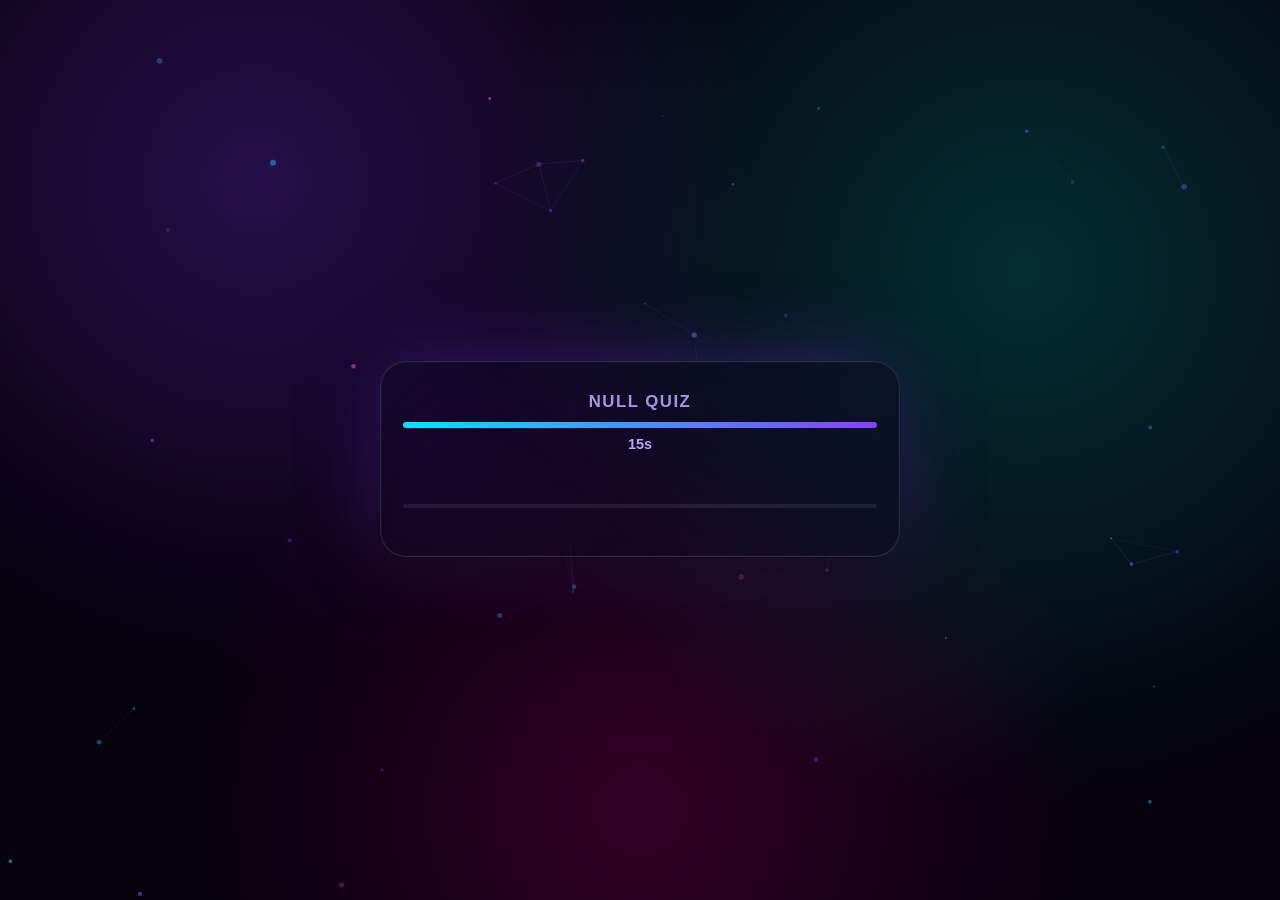
<file: quiz.html>
<!DOCTYPE html>

<html>

<head>

<meta charset="UTF-8">

<meta name="viewport"
content="width=device-width, initial-scale=1.0">

<title>Quiz</title>

<link rel="stylesheet"
href="style.css">

<style>

  /* ===== EXTREME UI LAYER — matches index.html / categories.html theme ===== */

  * { box-sizing: border-box; }

  html, body {
    margin: 0;
    padding: 0;
    min-height: 100vh;
    overflow-x: hidden;
    background: #05010d;
    font-family: 'Segoe UI', system-ui, sans-serif;
  }

  #bg-canvas {
    position: fixed;
    top: 0; left: 0;
    width: 100%; height: 100%;
    z-index: 0;
    display: block;
  }

  body::before {
    content: "";
    position: fixed;
    inset: 0;
    z-index: 1;
    pointer-events: none;
    background:
      radial-gradient(circle at 20% 20%, rgba(140, 60, 255, 0.25), transparent 40%),
      radial-gradient(circle at 80% 30%, rgba(0, 255, 220, 0.18), transparent 45%),
      radial-gradient(circle at 50% 90%, rgba(255, 0, 150, 0.18), transparent 45%);
    animation: bgShift 12s ease-in-out infinite alternate;
  }

  @keyframes bgShift {
    0%   { filter: hue-rotate(0deg) brightness(1); }
    100% { filter: hue-rotate(60deg) brightness(1.15); }
  }

  .container {
    position: relative;
    z-index: 2;
    max-width: 520px;
    margin: 6vh auto 4vh;
    padding: 30px 22px 28px;
    border-radius: 26px;
    background: rgba(18, 10, 35, 0.55);
    backdrop-filter: blur(18px) saturate(160%);
    -webkit-backdrop-filter: blur(18px) saturate(160%);
    border: 1px solid rgba(255, 255, 255, 0.12);
    box-shadow:
      0 0 0 1px rgba(255,255,255,0.03) inset,
      0 25px 60px -15px rgba(0,0,0,0.7),
      0 0 90px -20px rgba(150, 60, 255, 0.55);
    text-align: center;
  }

  /* fake progress bar, purely decorative, sits above the category title */
  .container::after {
    content: "";
    display: block;
    height: 4px;
    width: 100%;
    margin-bottom: 20px;
    border-radius: 999px;
    background: rgba(255,255,255,0.08);
  }

  #categoryTitle {
    font-size: 1.05rem;
    margin: 0 0 10px;
    letter-spacing: 1.5px;
    text-transform: uppercase;
    color: #b9a4ff;
    opacity: 0.9;
  }

  /* ===== Timer ===== */
  .timer-bar {
    width: 100%;
    height: 6px;
    border-radius: 999px;
    background: rgba(255,255,255,0.1);
    overflow: hidden;
    margin-bottom: 8px;
  }

  #timerFill {
    height: 100%;
    width: 100%;
    background: linear-gradient(90deg, #00e5ff, #8a3ffc);
    transition: width 1s linear;
  }

  #timer {
    font-size: 0.9rem;
    color: #b9a4ff;
    margin-bottom: 14px;
    font-weight: 700;
  }

  #timer.timer-warning {
    color: #ff3c64;
    animation: pulseWarn 0.6s infinite alternate;
  }

  @keyframes pulseWarn {
    from { opacity: 1; }
    to   { opacity: 0.4; }
  }

  #question {
    font-size: 1.35rem;
    line-height: 1.5;
    margin: 0 0 26px;
    color: #f5f2ff;
    letter-spacing: 0.2px;
    animation: questionIn 0.4s ease;
  }

  @keyframes questionIn {
    from { opacity: 0; transform: translateY(10px); }
    to   { opacity: 1; transform: translateY(0); }
  }

  /* Generic styling for whatever score.js renders inside #options
     (works whether it creates <button>, <div>, or <label> elements) */
  #options {
    display: flex;
    flex-direction: column;
    gap: 12px;
    margin-bottom: 26px;
  }

  #options > * {
    display: block;
    width: 100%;
    padding: 15px 18px;
    font-size: 1rem;
    font-family: inherit;
    color: #f0ecff;
    background: rgba(255,255,255,0.06);
    border: 1px solid rgba(255,255,255,0.15);
    border-radius: 14px;
    cursor: pointer;
    text-align: left;
    transition: transform .15s ease, background .2s ease, border-color .2s ease, box-shadow .2s ease;
    opacity: 0;
    transform: translateX(-14px);
    animation: optIn 0.4s ease forwards;
  }

  #options > *:nth-child(1) { animation-delay: 0.05s; }
  #options > *:nth-child(2) { animation-delay: 0.12s; }
  #options > *:nth-child(3) { animation-delay: 0.19s; }
  #options > *:nth-child(4) { animation-delay: 0.26s; }
  #options > *:nth-child(5) { animation-delay: 0.33s; }

  @keyframes optIn {
    to { opacity: 1; transform: translateX(0); }
  }

  #options > *:hover {
    background: rgba(160, 107, 255, 0.14);
    border-color: rgba(160, 107, 255, 0.45);
  }

  #options > *:active {
    transform: scale(0.97);
  }

  #options > *:disabled {
    cursor: default;
  }

  /* Highlight state — added automatically by the script below when tapped,
     purely visual, does not interfere with score.js's own logic */
  #options > *.ui-selected {
    background: linear-gradient(135deg, rgba(138,63,252,0.35), rgba(0,229,255,0.22));
    border-color: #a06bff;
    box-shadow: 0 0 20px rgba(140,80,255,0.45);
  }

  /* correct / wrong states — set by score.js after an answer locks in */
  #options > *.correct {
    background: rgba(0, 230, 150, 0.18) !important;
    border-color: #00e696 !important;
    box-shadow: 0 0 20px rgba(0,230,150,0.4) !important;
  }

  #options > *.wrong {
    background: rgba(255, 60, 100, 0.18) !important;
    border-color: #ff3c64 !important;
    box-shadow: 0 0 20px rgba(255,60,100,0.4) !important;
  }

  @media (max-width: 420px) {
    .container { margin: 4vh 16px; padding: 24px 18px 22px; border-radius: 20px; }
    #question { font-size: 1.15rem; }
  }

</style>

</head>

<body>

<canvas id="bg-canvas"></canvas>

<div class="container">

<h2 id="categoryTitle"></h2>

<div class="timer-bar">
  <div id="timerFill"></div>
</div>
<div id="timer">15s</div>

<h3 id="question"></h3>

<div id="options"></div>

</div>

<script src="question.js"></script>

<script src="score.js"></script>

<script>
  /* ===== EXTREME UI LAYER — particle background + option tap highlight ===== */
  /* Does not touch question.js / score.js logic. Purely visual additions. */

  (function () {
    var canvas = document.getElementById('bg-canvas');
    var ctx = canvas.getContext('2d');
    var particles = [];
    var count = 45;

    function resize() {
      canvas.width = window.innerWidth;
      canvas.height = window.innerHeight;
    }
    window.addEventListener('resize', resize);
    resize();

    function rand(min, max) { return Math.random() * (max - min) + min; }
    var colors = ['#8a3ffc', '#00e5ff', '#ff4ecb', '#7f5cff'];

    function Particle() {
      this.x = rand(0, canvas.width);
      this.y = rand(0, canvas.height);
      this.r = rand(1, 3);
      this.vx = rand(-0.2, 0.2);
      this.vy = rand(-0.2, 0.2);
      this.color = colors[Math.floor(rand(0, colors.length))];
      this.alpha = rand(0.2, 0.6);
    }

    for (var i = 0; i < count; i++) particles.push(new Particle());

    function draw() {
      ctx.clearRect(0, 0, canvas.width, canvas.height);
      for (var i = 0; i < particles.length; i++) {
        var p = particles[i];
        p.x += p.vx;
        p.y += p.vy;
        if (p.x < 0 || p.x > canvas.width) p.vx *= -1;
        if (p.y < 0 || p.y > canvas.height) p.vy *= -1;
        ctx.beginPath();
        ctx.arc(p.x, p.y, p.r, 0, Math.PI * 2);
        ctx.fillStyle = p.color;
        ctx.globalAlpha = p.alpha;
        ctx.fill();
      }
      ctx.globalAlpha = 1;
      for (var a = 0; a < particles.length; a++) {
        for (var b = a + 1; b < particles.length; b++) {
          var dx = particles[a].x - particles[b].x;
          var dy = particles[a].y - particles[b].y;
          var dist = Math.sqrt(dx * dx + dy * dy);
          if (dist < 100) {
            ctx.beginPath();
            ctx.moveTo(particles[a].x, particles[a].y);
            ctx.lineTo(particles[b].x, particles[b].y);
            ctx.strokeStyle = 'rgba(140, 90, 255, ' + (1 - dist / 100) * 0.22 + ')';
            ctx.lineWidth = 1;
            ctx.stroke();
          }
        }
      }
      requestAnimationFrame(draw);
    }
    draw();

    // Event delegation: whichever option the user taps inside #options
    // gets a lightweight "ui-selected" highlight class, purely cosmetic.
    var optionsEl = document.getElementById('options');

    optionsEl.addEventListener('click', function (e) {
      var target = e.target;
      // walk up to the direct child of #options that was clicked
      while (target && target.parentElement !== optionsEl) {
        target = target.parentElement;
      }
      if (!target) return;

      // clear previous highlight among siblings
      Array.prototype.forEach.call(optionsEl.children, function (child) {
        child.classList.remove('ui-selected');
      });
      target.classList.add('ui-selected');
    });

    // whenever score.js replaces the options list, the browser's
    // built-in reflow will simply re-trigger the CSS entrance animation
    // since new elements are freshly inserted — no extra code needed.
  })();
</script>

</body>

</html>
</file>
<file: style.css>
*{
    margin:0;
    padding:0;
    box-sizing:border-box;
    font-family:Arial, Helvetica, sans-serif;
}

body{
    background:linear-gradient(135deg,#0f172a,#1e293b,#020617);
    min-height:100vh;
    display:flex;
    justify-content:center;
    align-items:center;
    color:white;
}

.container{

    width:90%;
    max-width:420px;

    background:rgba(255,255,255,0.08);

    border:1px solid rgba(255,255,255,.15);

    border-radius:20px;

    backdrop-filter:blur(12px);

    padding:35px;

    text-align:center;

    box-shadow:0 0 40px rgba(0,0,0,.45);

}

h1{

    font-size:42px;

    margin-bottom:10px;

}

.subtitle{

    color:#cbd5e1;

    margin-bottom:25px;

    line-height:1.6;

}

.badges{

    display:flex;

    flex-wrap:wrap;

    justify-content:center;

    gap:10px;

    margin-bottom:30px;

}

.badges span{

    background:#2563eb;

    padding:8px 14px;

    border-radius:50px;

    font-size:13px;

}

input,select{

    width:100%;

    padding:15px;

    margin:12px 0;

    border:none;

    outline:none;

    border-radius:12px;

    background:#1e293b;

    color:white;

    font-size:16px;

}

button{

    width:100%;

    padding:15px;

    margin-top:20px;

    border:none;

    border-radius:12px;

    background:#22c55e;

    color:white;

    font-size:18px;

    cursor:pointer;

    transition:.3s;

}

button:hover{

    transform:scale(1.03);

    background:#16a34a;

}

.warning{

    margin-top:25px;

    color:#facc15;

    font-size:14px;

}

.cards{

display:grid;

grid-template-columns:repeat(2,1fr);

gap:18px;

margin-top:30px;

}

.card{

background:rgba(255,255,255,.08);

padding:18px;

border-radius:18px;

cursor:pointer;

transition:.3s;

border:1px solid rgba(255,255,255,.1);

}

.card:hover{

transform:translateY(-8px);

background:#2563eb;

}

.card h2{

font-size:38px;

margin-bottom:10px;

}

.card h3{

margin-bottom:8px;

}

.card p{

font-size:14px;

color:#d1d5db;

}

.progress{

width:100%;

height:22px;

background:#1e293b;

border-radius:30px;

overflow:hidden;

margin:30px 0;

}

#bar{

height:100%;

width:0%;

background:#22c55e;

transition:.1s;

}

#status{

margin-top:20px;

font-size:18px;

color:#cbd5e1;

}
</file>
